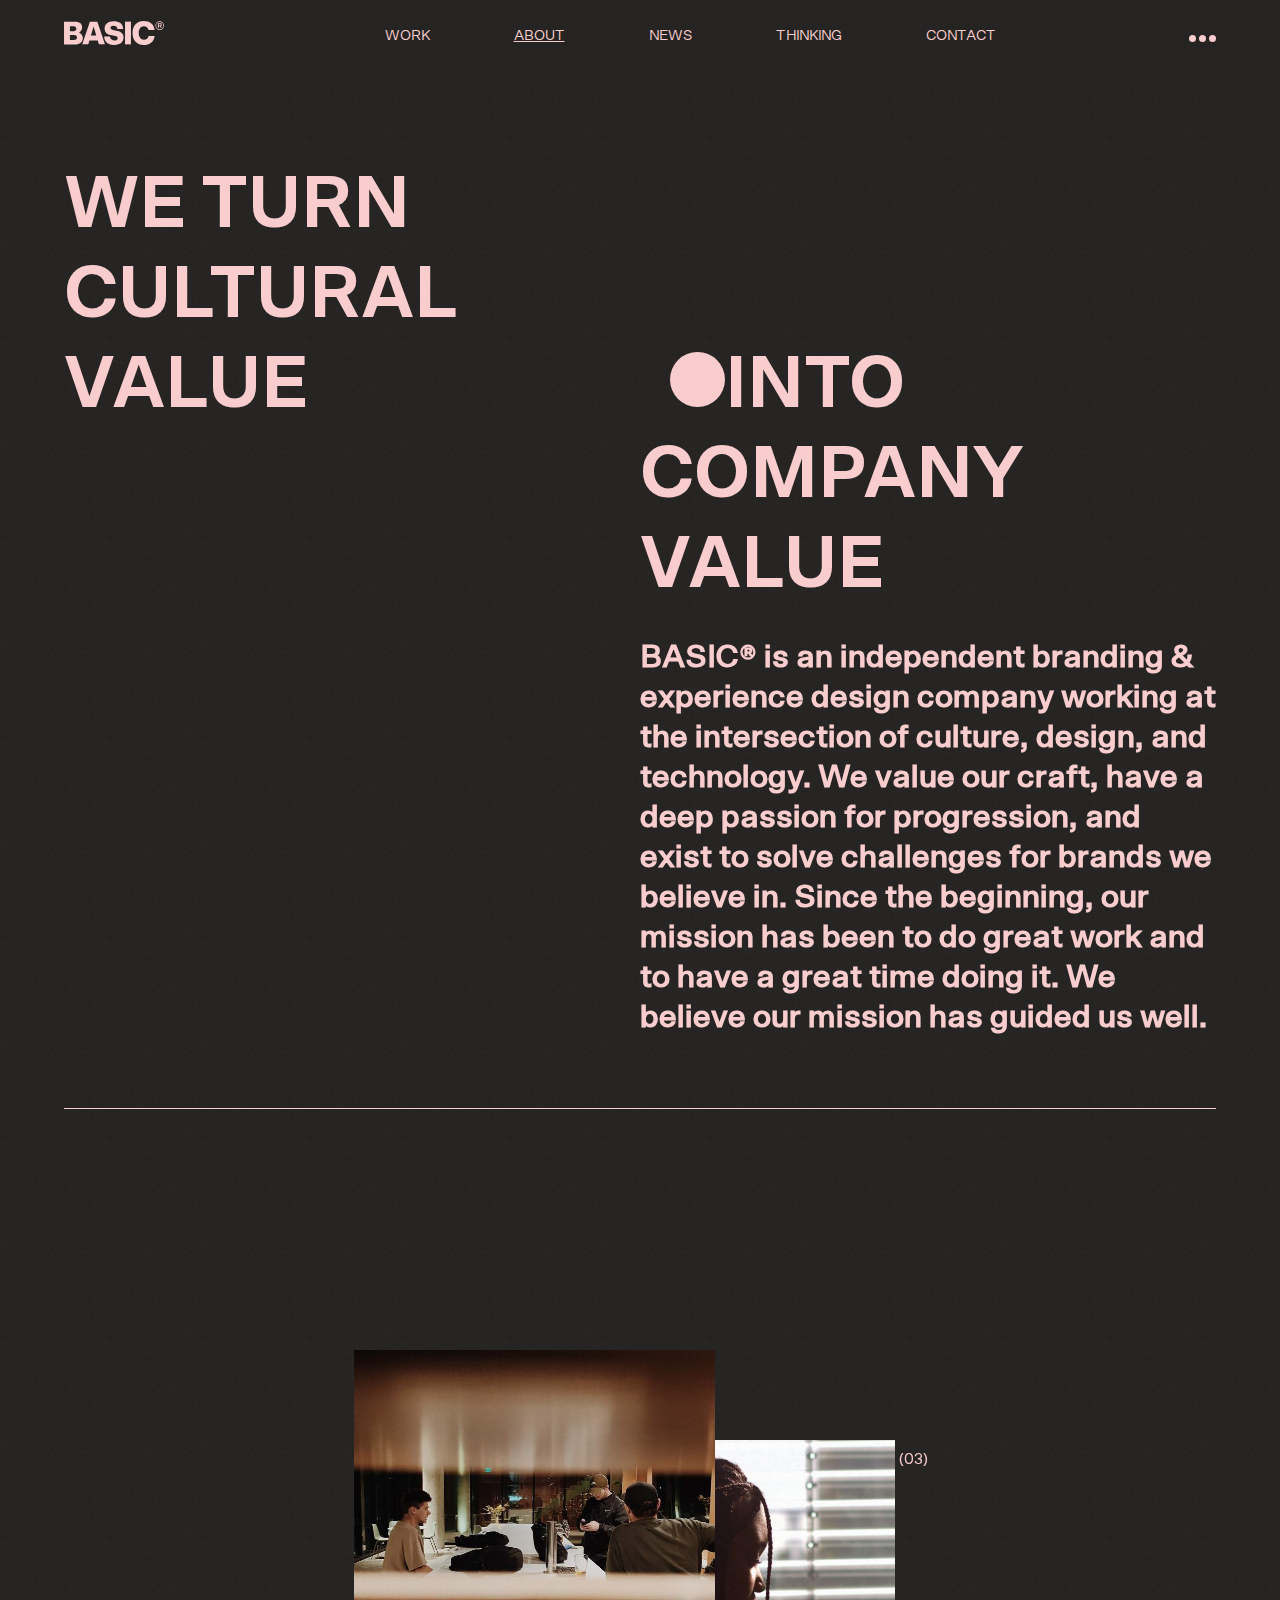
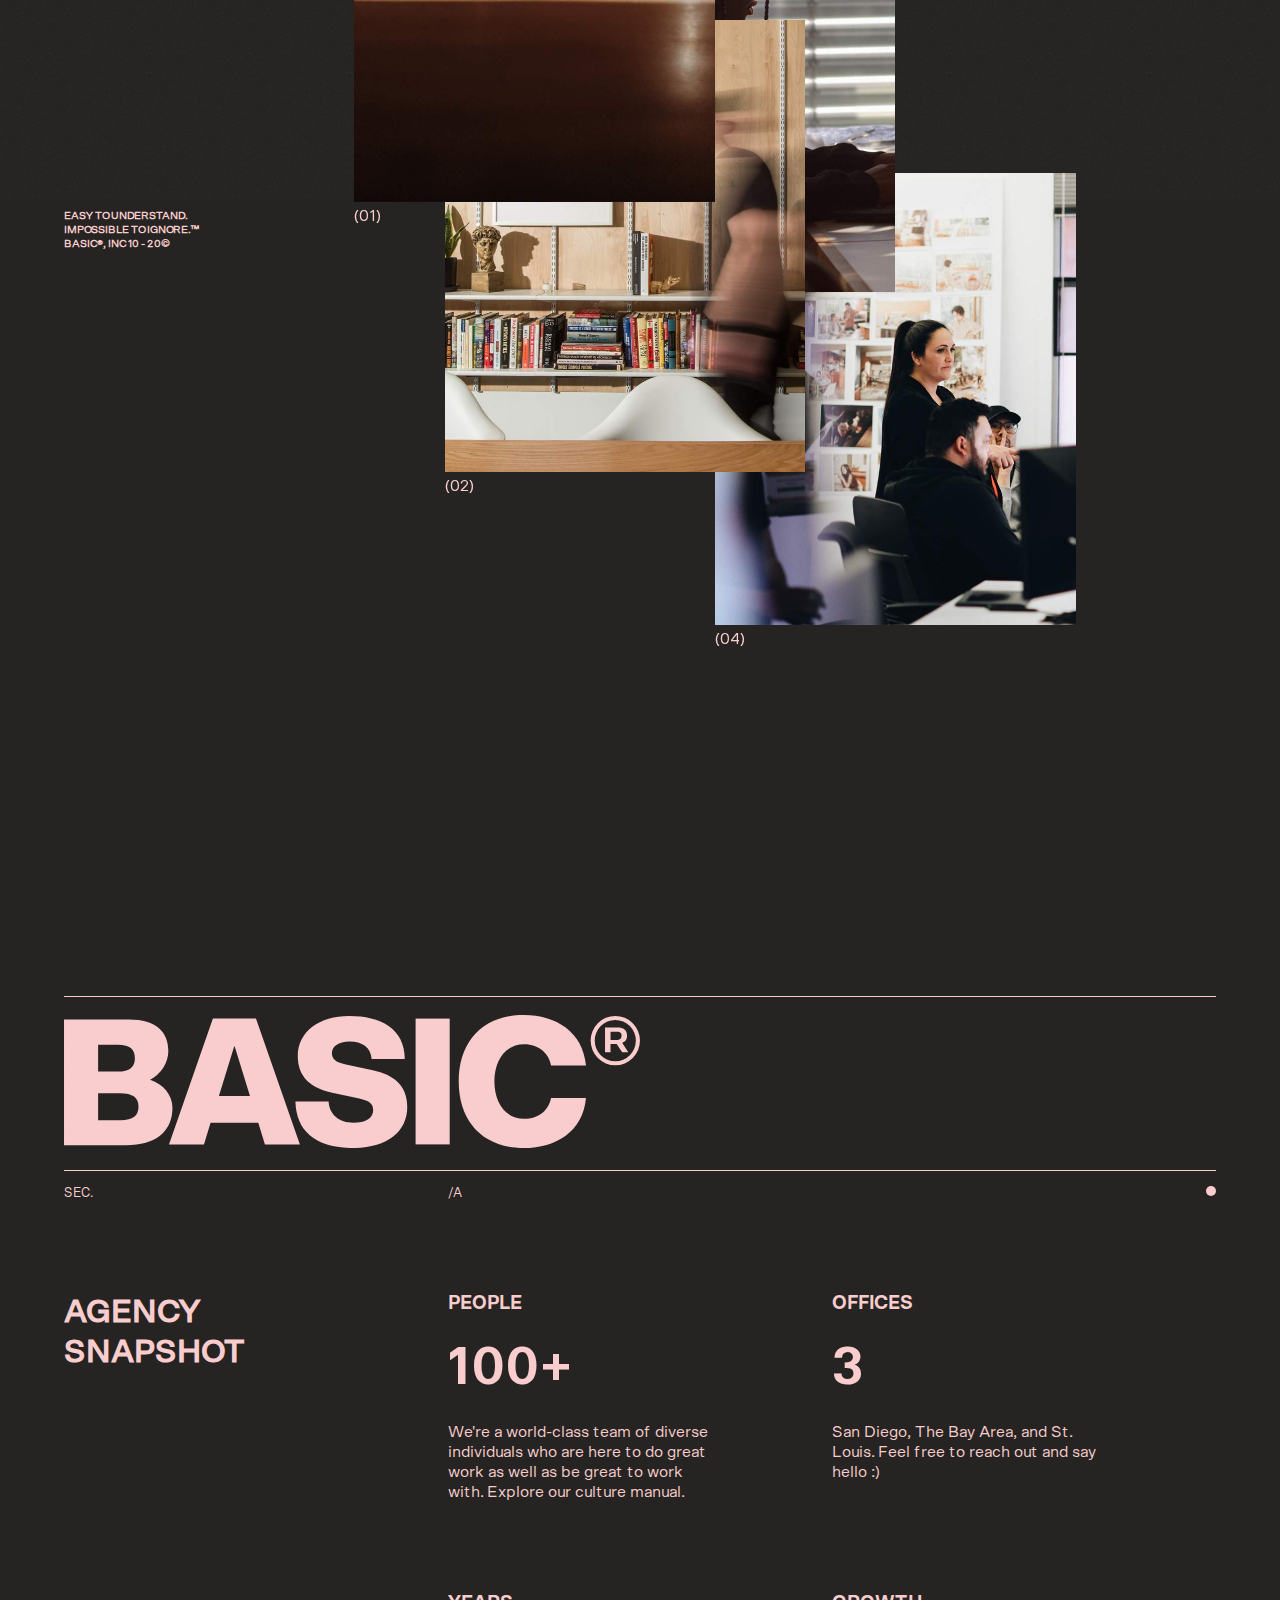
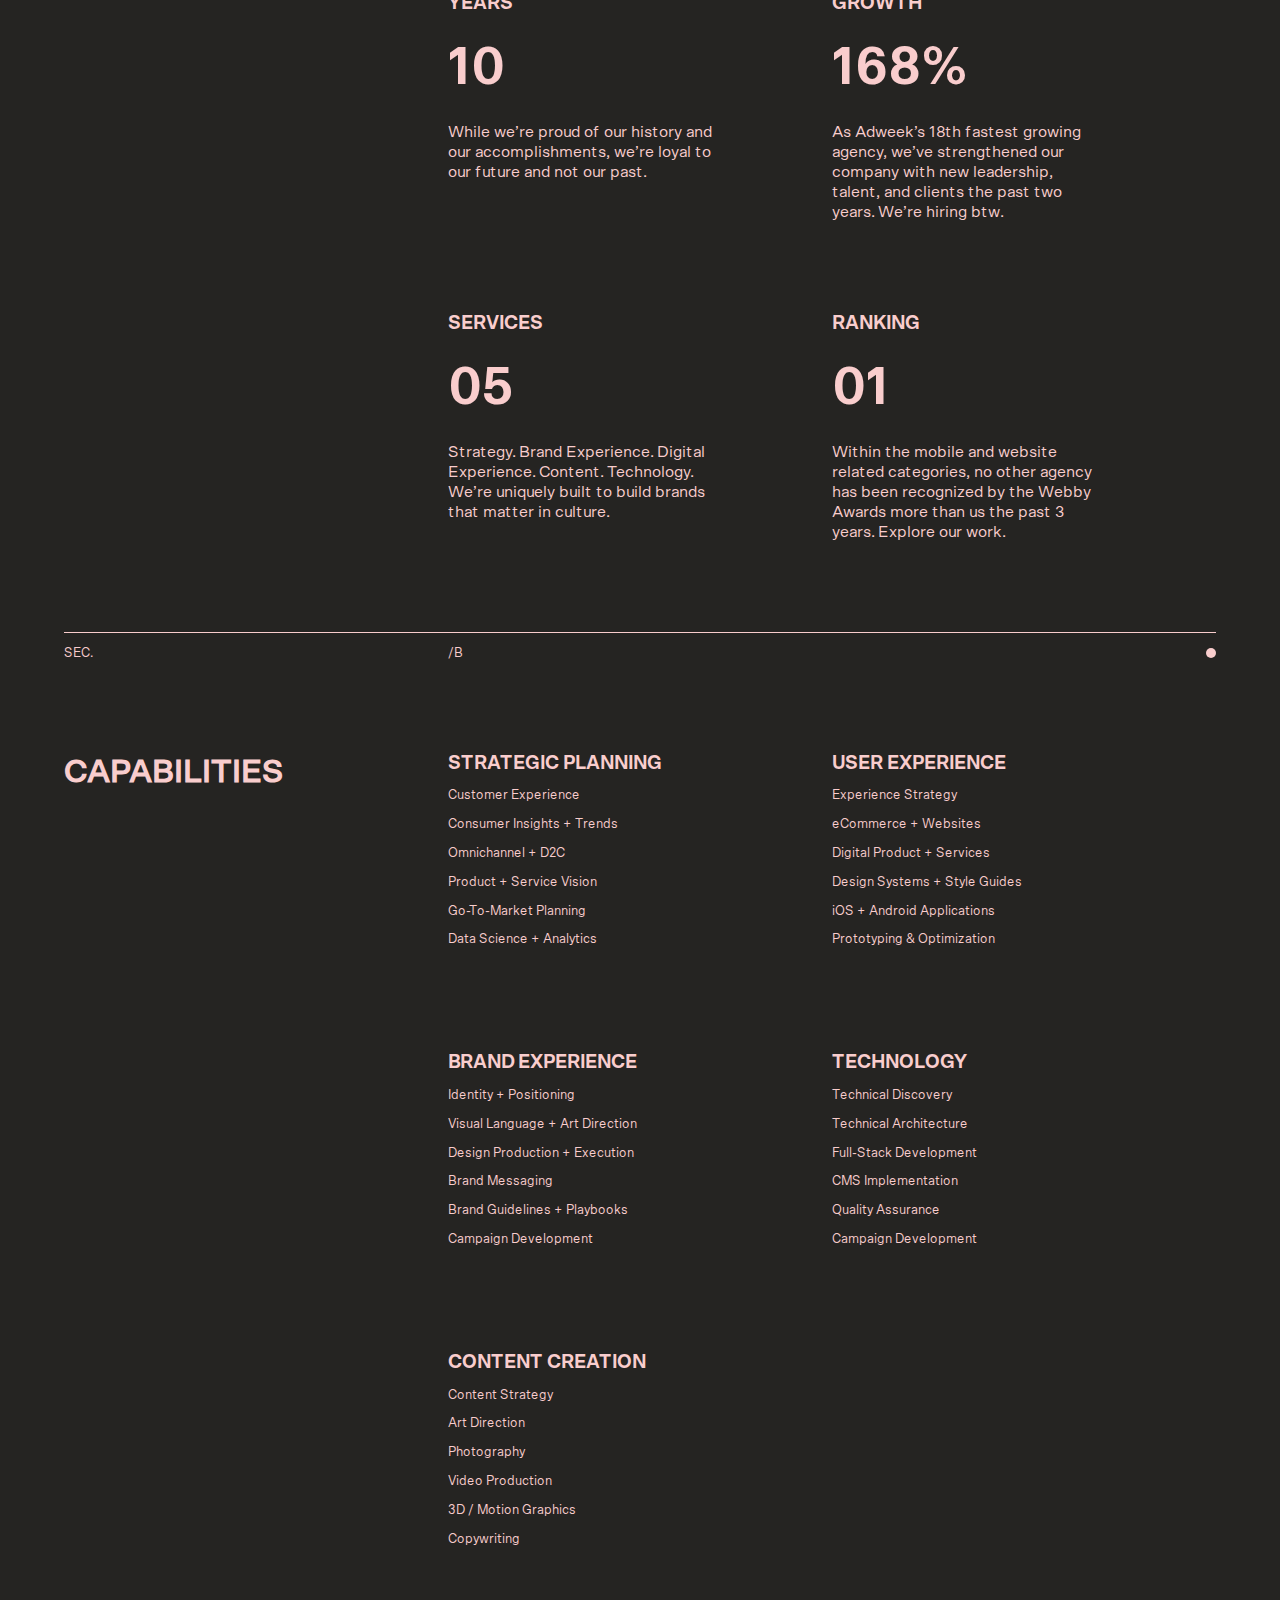
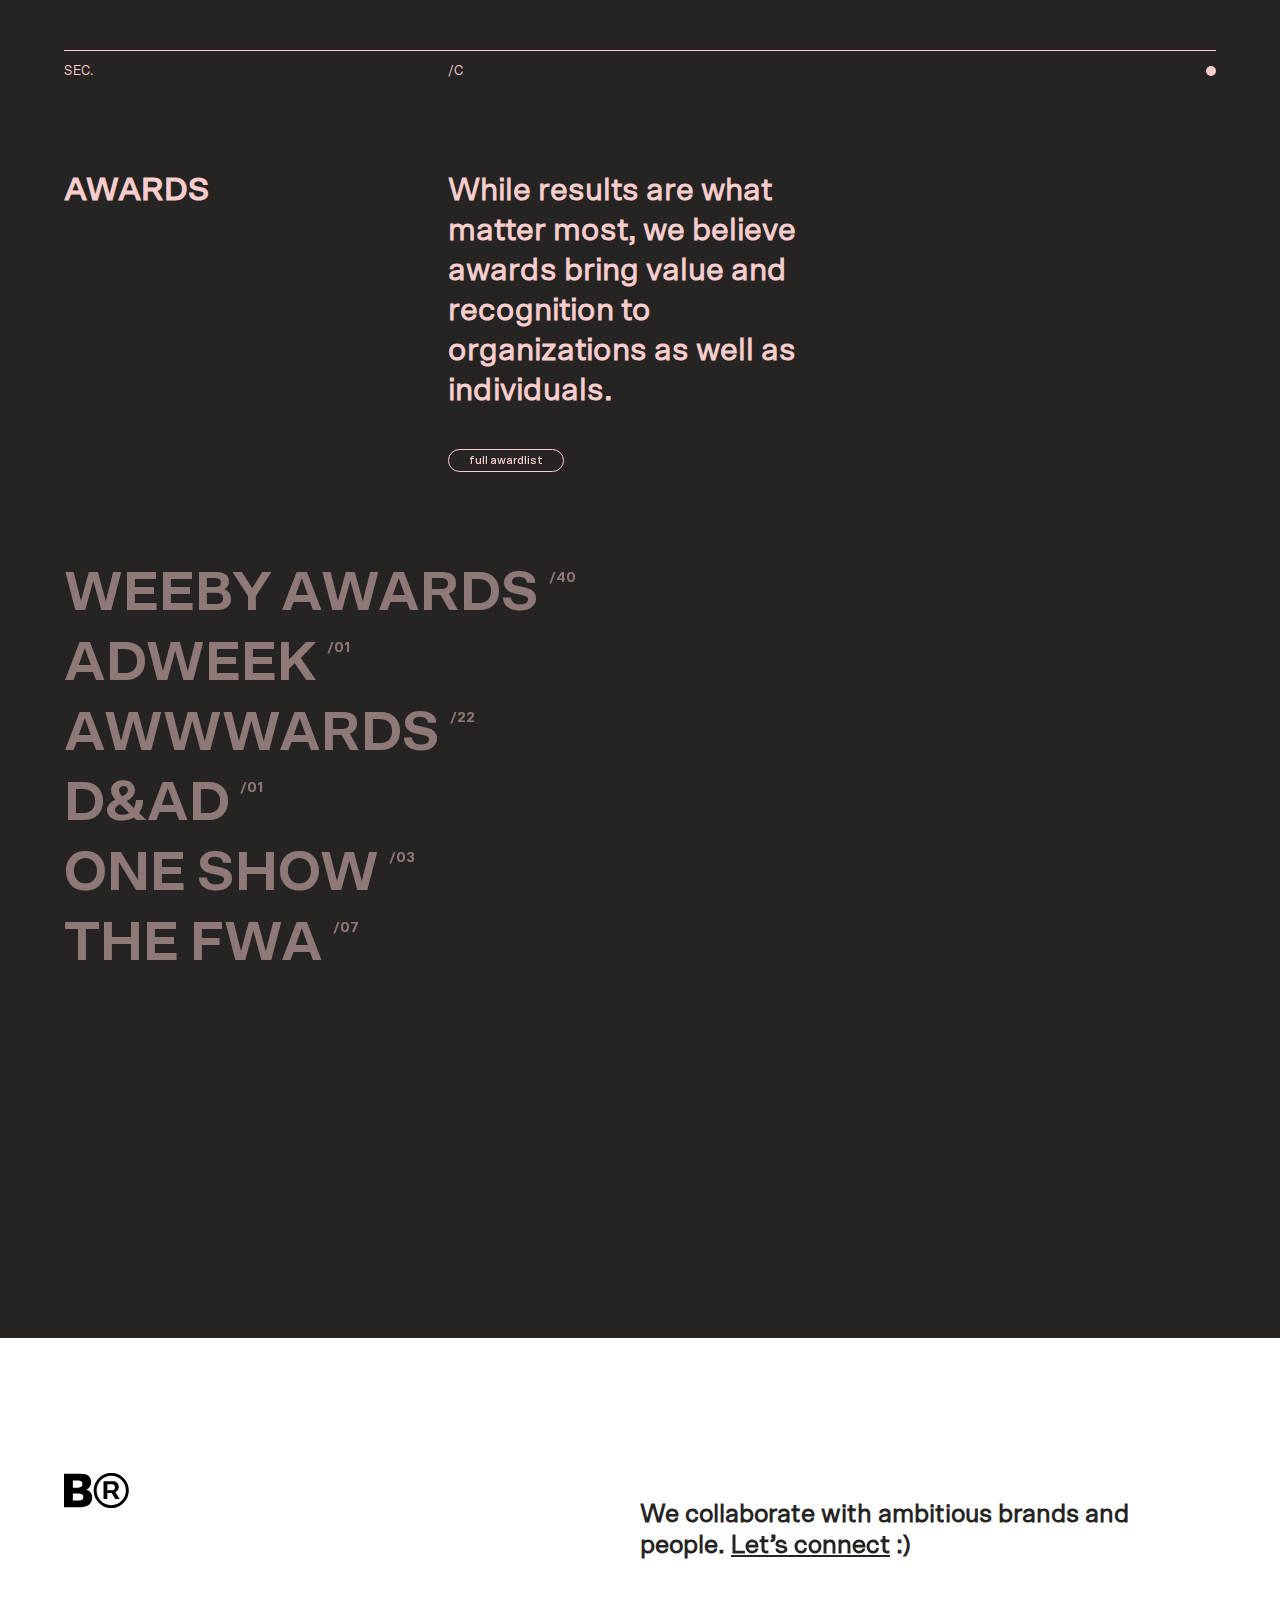
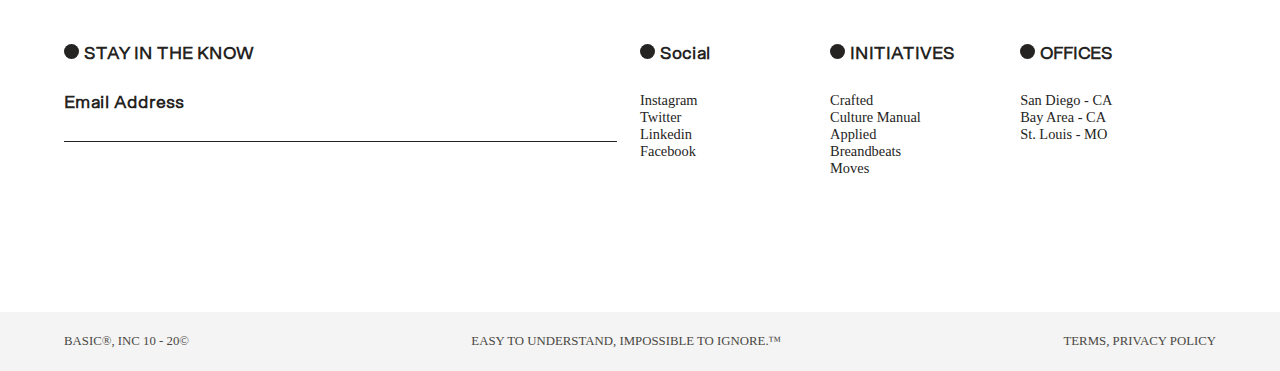
<file: assets/html/about.html>
<!DOCTYPE html>
<html lang="en">

<head>
    <meta charset="UTF-8">
    <meta name="viewport" content="width=device-width, initial-scale=1.0">
    <title>About us</title>
    <link rel="stylesheet" href="../css/style.css">
</head>

<body>
    <header class="dark">
        <a href="../../index.html"><img src="../img/logo_pink.svg" alt="" class="logo"></a>
        <nav id="large-nav">
            <a href="work.html">WORK</a>
            <a href="about.html" class="active">ABOUT</a>
            <a href="news.html">NEWS</a>
            <a href="thinking.html">THINKING</a>
            <a href="contact.html">CONTACT</a>
        </nav>
        <div id="hamburger">
            <div class="pink"></div>
            <div class="pink"></div>
            <div class="pink"></div>
        </div>
        <aside id="overlay">
            <p>(6) Internal Works ©2020 c/o BASIC®</p>
            <p>A collection of internal project and initiatives under the BASIC® brand.</p>
            <div id="close">
                <div></div>
                <div></div>
            </div>
            <div class="overlay-scroll2">
                <div id="overlay-scroll">
                    <div class="overlay-box">
                        <div></div>
                        <h3>Culture Manual® ©2018</h3>
                        <h4>Agency Culture & Onboarding</h4>
                        <p>To help strengthen our culture and attract world class talent, we created the Culture Manual – an online guide for new hires that differentiates the employee onboarding process and builds alignment for our collective future.</p>
                        <a href="#">VISIT THE SITE</a>
                        <h6>01</h6>
                    </div>
                    <div class="overlay-box">
                        <div></div>
                        <h3>Moves® ©2019</h3>
                        <h4>Our New HQ</h4>
                        <p>When we moved into our new HQ, we put together a site experience providing an in-depth look into the two-year process imagining, designing, and developing our new office we call home.</p>
                        <a href="#">VISIT THE SITE</a>
                        <h6>02</h6>
                    </div>
                    <div class="overlay-box">
                        <div></div>
                        <h3>Culture Manual® ©2018</h3>
                        <h4>Agency Culture & Onboarding</h4>
                        <p>To help strengthen our culture and attract world class talent, we created the Culture Manual – an online guide for new hires that differentiates the employee onboarding process and builds alignment for our collective future.</p>
                        <a href="#">VISIT THE SITE</a>
                        <h6>03</h6>
                    </div>
                    <div class="overlay-box">
                        <div></div>
                        <h3>Moves® ©2019</h3>
                        <h4>Our New HQ</h4>
                        <p>When we moved into our new HQ, we put together a site experience providing an in-depth look into the two-year process imagining, designing, and developing our new office we call home.</p>
                        <a href="#">VISIT THE SITE</a>
                        <h6>04</h6>
                    </div>
                    <div class="overlay-box">
                        <div></div>
                        <h3>Culture Manual® ©2018</h3>
                        <h4>Agency Culture & Onboarding</h4>
                        <p>To help strengthen our culture and attract world class talent, we created the Culture Manual – an online guide for new hires that differentiates the employee onboarding process and builds alignment for our collective future.</p>
                        <a href="#">VISIT THE SITE</a>
                        <h6>05</h6>
                    </div>
                </div>
            </div>
        </aside>
    </header>
    <section id="about-hero">
        <h1>WE TURN <span class="break"></span>CULTURAL <span class="break"></span>VALUE <span class="white-space"></span><span class="big-circle"></span>INTO</h1>
        <h1>COMPANY VALUE</h1>
        <div class="stupid-border">
            <div></div>
            <h2>BASIC® is an independent branding & experience design company working at the intersection of culture, design, and technology. We value our craft, have a deep passion for progression, and exist to solve challenges for brands we believe in. Since the beginning, our mission has been to do great work and to have a great time doing it. We believe our mission has guided us well.</h2>
        </div>
    </section>
    <section id="about-galery">
        <div class="galery-about">
            <h6>EASY TO UNDERSTAND. IMPOSSIBLE TO IGNORE.™ BASIC®, INC 10 - 20©</h6>
            <div>
                <figure>
                    <img src="../img/About-Gallery_3.jpg" alt="">
                    <figcaption>(01)</figcaption>
                </figure>
                <figure>
                    <img src="../img/About-Gallery_2.jpg" alt="">
                    <figcaption>(02)</figcaption>
                </figure>
                <figure>
                    <img src="../img/About-Gallery_4.jpg" alt="">
                    <figcaption>(03)</figcaption>
                </figure>
                <figure>
                    <img src="../img/About-Gallery_1.jpg" alt="">
                    <figcaption>(04)</figcaption>
                </figure>
            </div>
        </div>
    </section>
    <section id="snapshot">
        <img src="../img/logo_pink.svg" alt="">
        <div class="snapshot-grid">
            <p>SEC.</p>
            <p>/A</p>
            <p><span class="big-circle"></span></p>
            <h2 class="snapshot-header">AGENCY <span class="break"></span> SNAPSHOT</h2>
            <div>
                <h3>PEOPLE</h3>
                <h2>100+</h2>
                <p>We're a world-class team of diverse individuals who are here to do great work as well as be great to work with. Explore our culture manual.</p>
            </div>
            <div>
                <h3>OFFICES</h3>
                <h2>3</h2>
                <p>San Diego, The Bay Area, and St. Louis. Feel free to reach out and say hello :)</p>
            </div>
            <div></div>
            <div>
                <h3>YEARS</h3>
                <h2>10</h2>
                <p>While we’re proud of our history and our accomplishments, we’re loyal to our future and not our past.</p>
            </div>
            <div>
                <h3>GROWTH</h3>
                <h2>168%</h2>
                <p>As Adweek’s 18th fastest growing agency, we’ve strengthened our company with new leadership, talent, and clients the past two years. We’re hiring btw.</p>
            </div>
            <div></div>
            <div>
                <h3>SERVICES</h3>
                <h2>05</h2>
                <p>Strategy. Brand Experience. Digital Experience. Content. Technology. We’re uniquely built to build brands that matter in culture.</p>
            </div>
            <div>
                <h3>RANKING</h3>
                <h2>01</h2>
                <p>Within the mobile and website related categories, no other agency has been recognized by the Webby Awards more than us the past 3 years. Explore our work.</p>
            </div>
        </div>
    </section>
    <section id="capabilities">
        <div class="capabilities-grid">
            <p>SEC.</p>
            <p>/B</p>
            <p><span class="big-circle"></span></p>
            <h2 class="capabilities-header">CAPABILITIES</h2>
            <div>
                <h3>STRATEGIC PLANNING</h3>
                <p>Customer Experience</p>
                <p>Consumer Insights + Trends</p>
                <p>Omnichannel + D2C</p>
                <p>Product + Service Vision</p>
                <p>Go-To-Market Planning</p>
                <p>Data Science + Analytics</p>
            </div>
            <div>
                <h3>USER EXPERIENCE</h3>
                <p>Experience Strategy</p>
                <p>eCommerce + Websites</p>
                <p>Digital Product + Services</p>
                <p>Design Systems + Style Guides</p>
                <p>iOS + Android Applications</p>
                <p>Prototyping & Optimization</p>
            </div>
            <div></div>
            <div>
                <h3>BRAND EXPERIENCE</h3>
                <p>Identity + Positioning</p>
                <p>Visual Language + Art Direction</p>
                <p>Design Production + Execution</p>
                <p>Brand Messaging</p>
                <p>Brand Guidelines + Playbooks</p>
                <p>Campaign Development</p>
            </div>
            <div>
                <h3>TECHNOLOGY</h3>
                <p>Technical Discovery</p>
                <p>Technical Architecture</p>
                <p>Full-Stack Development</p>
                <p>CMS Implementation</p>
                <p>Quality Assurance</p>
                <p>Campaign Development</p>
            </div>
            <div></div>
            <div>
                <h3>CONTENT CREATION</h3>
                <p>Content Strategy</p>
                <p>Art Direction</p>
                <p>Photography</p>
                <p>Video Production</p>
                <p>3D / Motion Graphics</p>
                <p>Copywriting</p>
            </div>
        </div>
    </section>
    <section id="awards">
        <div class="awards-grid">
            <p>SEC.</p>
            <p>/C</p>
            <p><span class="big-circle"></span></p>
            <h2 class="awards-header">AWARDS</h2>
            <div>
                <h2>While results are what matter most, we believe awards bring value and recognition to organizations as well as individuals.</h2>
                <a href="#">full awardlist</a>
            </div>
        </div>
        <div class="awards-gallery">
            <h1 id="award1">WEEBY AWARDS <span class="power">/40</span></h1>
            <h1 id="award2">ADWEEK <span class="power">/01</span></h1>
            <h1 id="award3">AWWWARDS <span class="power">/22</span></h1>
            <h1 id="award4">D&AD <span class="power">/01</span></h1>
            <h1 id="award5">ONE SHOW <span class="power">/03</span></h1>
            <h1 id="award6">THE FWA <span class="power">/07</span></h1>
            <img src="../img/hover-1.jpg" alt="" id="awardImg1">
            <img src="../img/hover-2.jpg" alt="" id="awardImg2">
            <img src="../img/hover-3.jpg" alt="" id="awardImg3">
            <img src="../img/hover-4.jpg" alt="" id="awardImg4">
            <img src="../img/hover-5.jpg" alt="" id="awardImg5">
            <img src="../img/hover-6.jpg" alt="" id="awardImg6">
        </div>
    </section>
    <footer class="light">
        <div>
            <div class="b-logo">
                <div class="b-logo-image-black"></div>
            </div>
            <h3>We collaborate with ambitious brands and people. <a href="#">Let’s connect</a> :)</h3>
        </div>
        <div id="links">
            <div>
                <h4><div class="big-circle" class="dark"></div>STAY IN THE KNOW</h4>
                <h4>Email Address</h4>
            </div>
            <div>
                <h4><div class="big-circle" class="dark"></div>Social</h4>
                <p>Instagram</p>
                <p>Twitter</p>
                <p>Linkedin</p>
                <p>Facebook</p>
            </div>
            <div>
                <div><h4><div class="big-circle" class="dark"></div>INITIATIVES</h4></div>
                <p>Crafted</p>
                <p>Culture Manual</p>
                <p>Applied</p>
                <p>Breandbeats</p>
                <p>Moves</p>
            </div>
            <div>
                <div><h4><div class="big-circle" class="dark"></div>OFFICES</h4></div>
                <p>San Diego - CA</p>
                <p>Bay Area - CA</p>
                <p>St. Louis - MO</p>
            </div>
            
        </div>
    </footer>
    <article id="copyright-light">
        <p>BASIC®, INC 10 - 20©</p>
        <p>EASY TO UNDERSTAND, IMPOSSIBLE TO IGNORE.™</p>
        <p>TERMS, PRIVACY POLICY</p>
    </article>
    <script src="../js/main.js"></script>
</body>

</html>
</file>
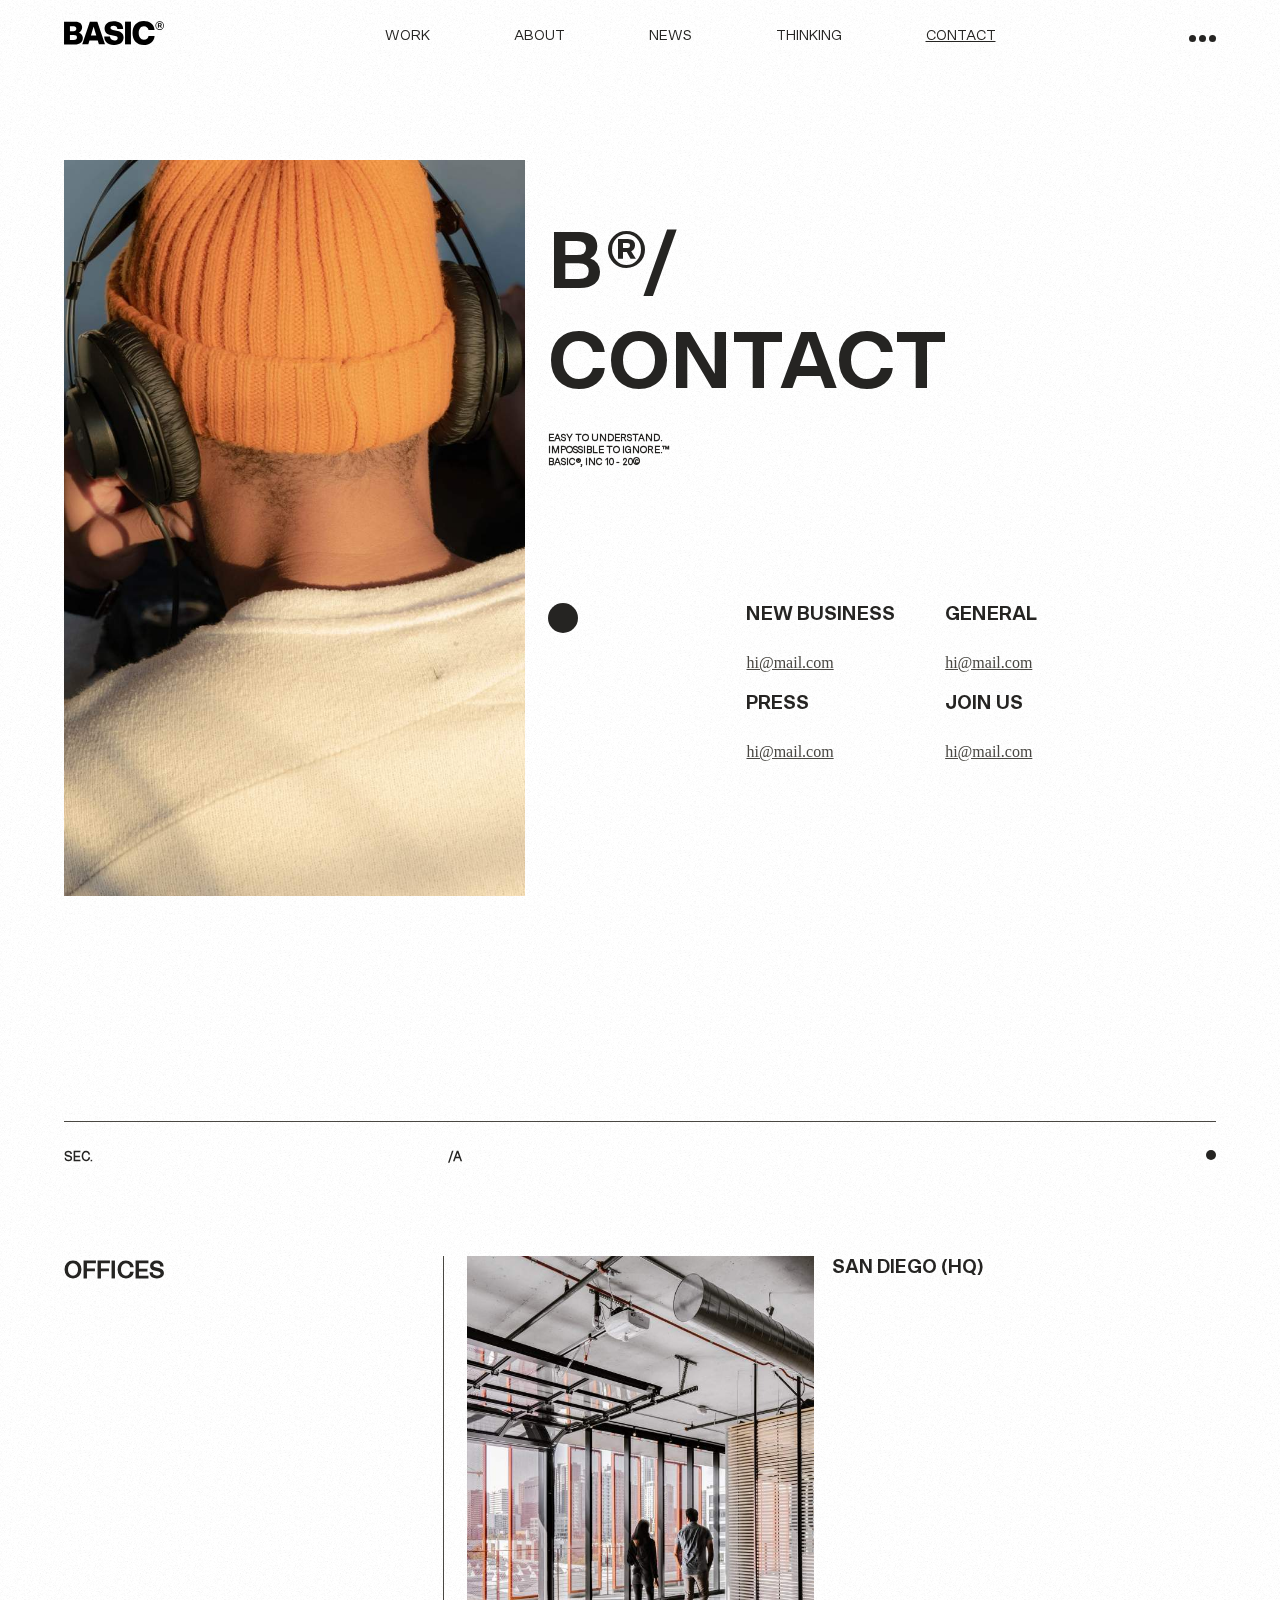
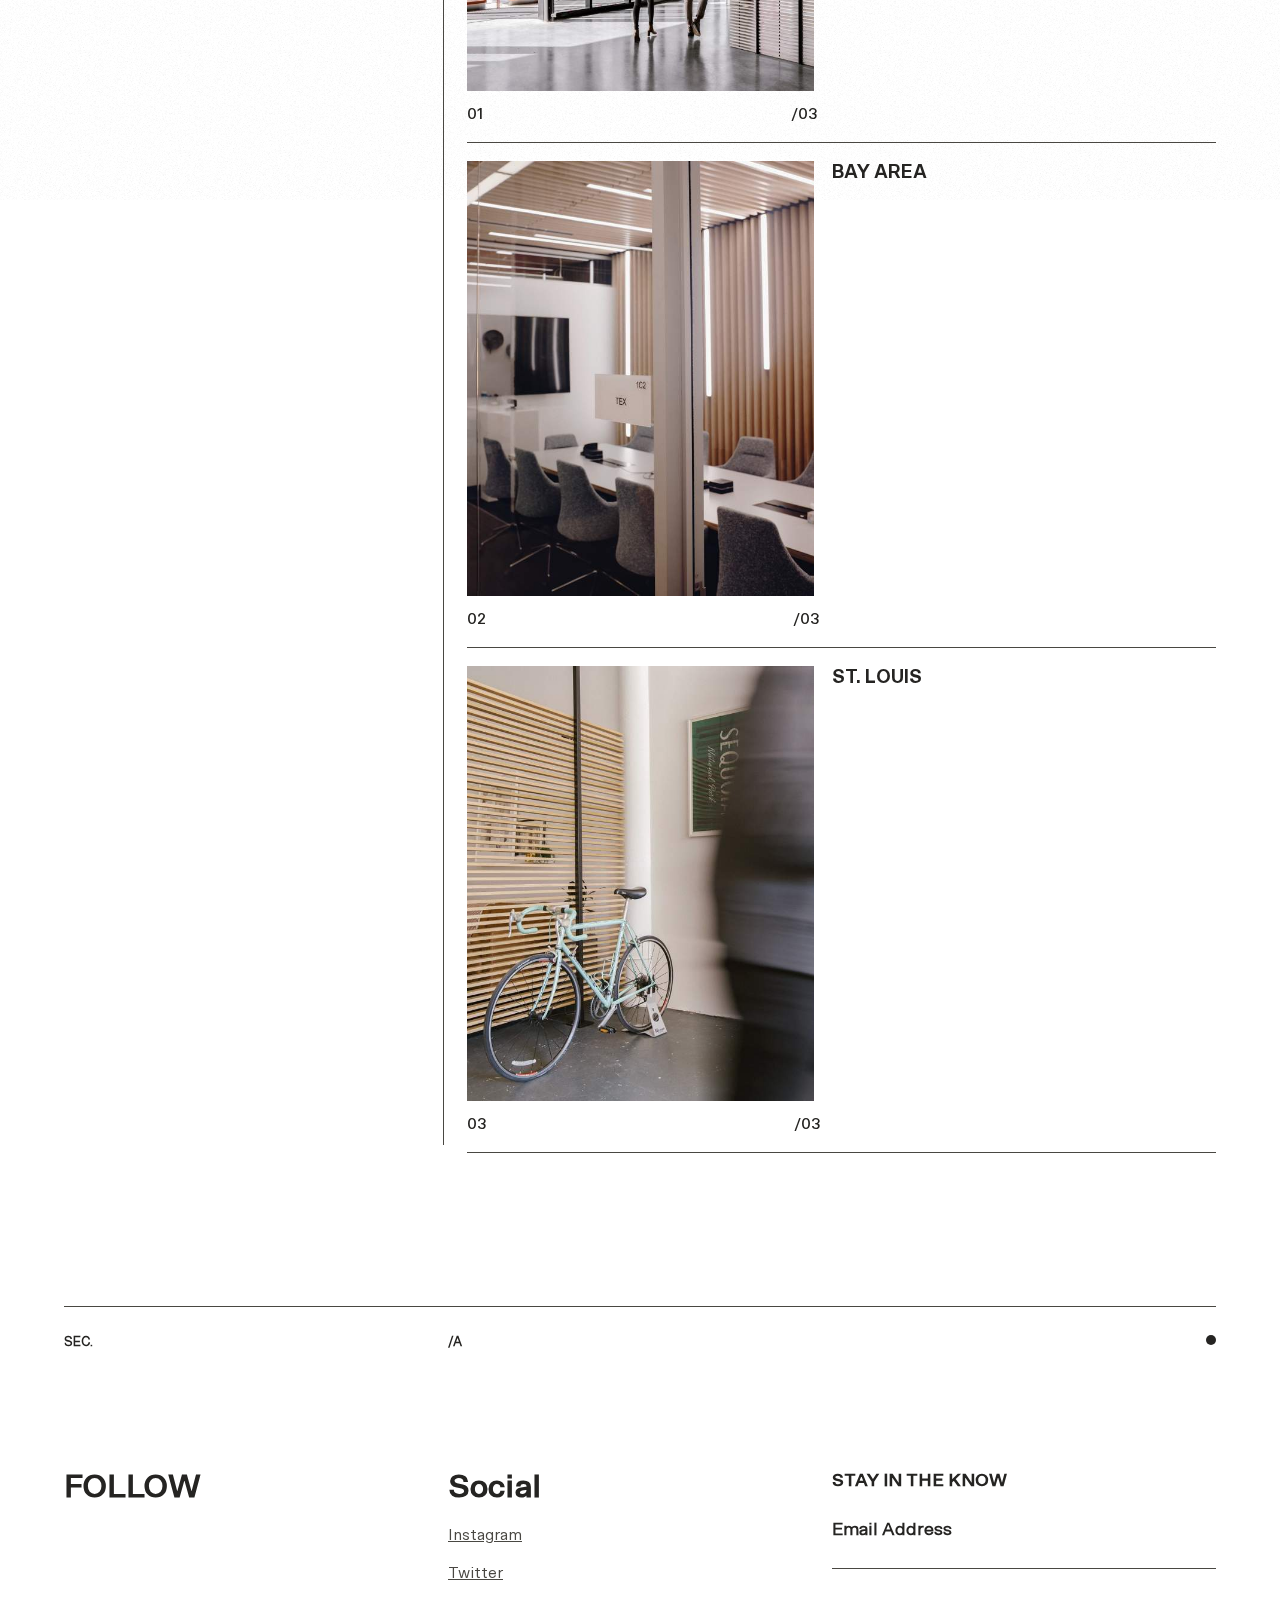
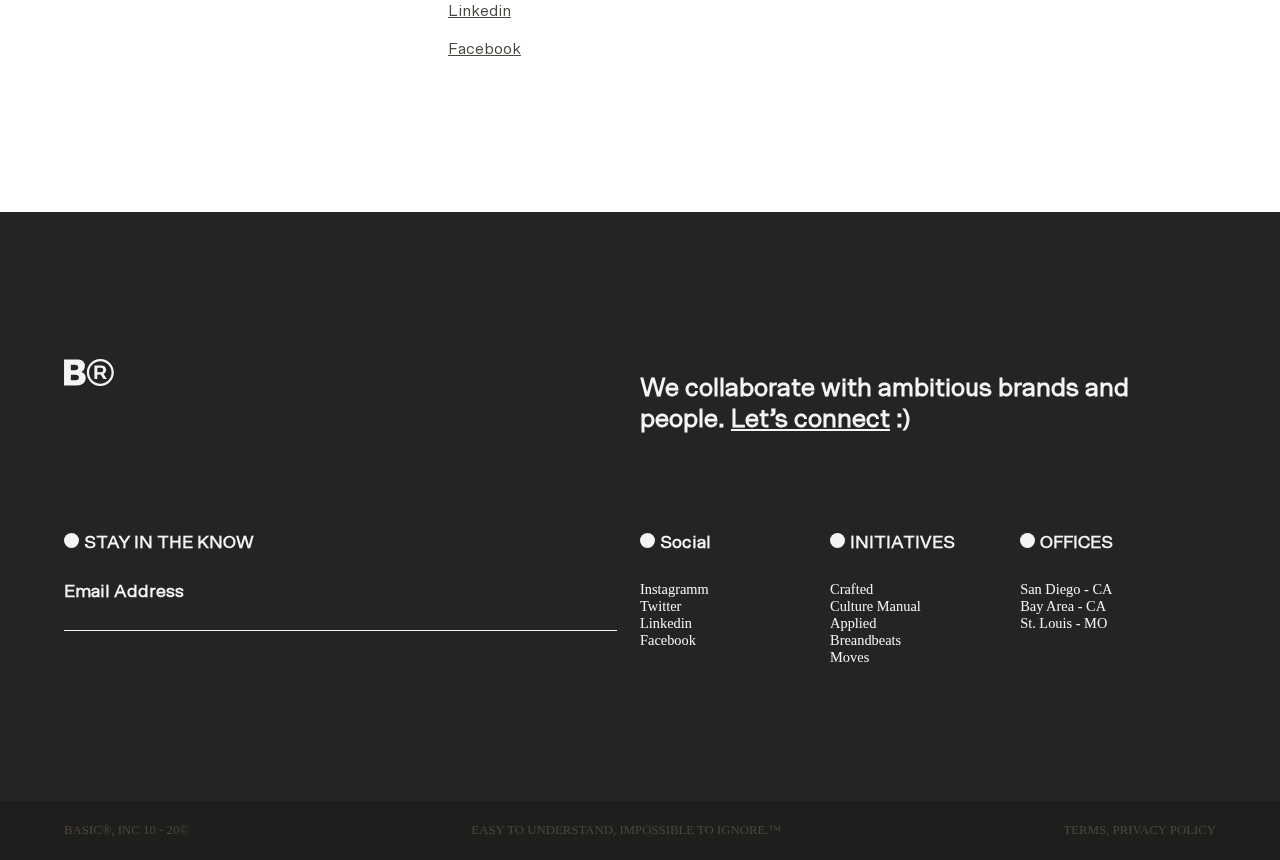
<file: assets/html/contact.html>
<!DOCTYPE html>
<html lang="en">

<head>
    <meta charset="UTF-8">
    <meta name="viewport" content="width=device-width, initial-scale=1.0">
    <title>Contact</title>
    <link rel="stylesheet" href="../css/style.css">
</head>

<body>
    <header>
        <a href="../../index.html"><img src="../img/logo.svg" alt="" class="logo"></a>
        <nav id="large-nav">
            <a href="work.html">WORK</a>
            <a href="about.html">ABOUT</a>
            <a href="news.html">NEWS</a>
            <a href="thinking.html">THINKING</a>
            <a href="contact.html" class="active">CONTACT</a>
        </nav>
        <div id="hamburger">
            <div></div>
            <div></div>
            <div></div>
        </div>
        <aside id="overlay">
            <p>(6) Internal Works ©2020 c/o BASIC®</p>
            <p>A collection of internal project and initiatives under the BASIC® brand.</p>
            <div id="close">
                <div></div>
                <div></div>
            </div>
            <div class="overlay-scroll2">
                <div id="overlay-scroll">
                    <div class="overlay-box">
                        <div></div>
                        <h3>Culture Manual® ©2018</h3>
                        <h4>Agency Culture & Onboarding</h4>
                        <p>To help strengthen our culture and attract world class talent, we created the Culture Manual – an online guide for new hires that differentiates the employee onboarding process and builds alignment for our collective future.</p>
                        <a href="#">VISIT THE SITE</a>
                        <h6>01</h6>
                    </div>
                    <div class="overlay-box">
                        <div></div>
                        <h3>Moves® ©2019</h3>
                        <h4>Our New HQ</h4>
                        <p>When we moved into our new HQ, we put together a site experience providing an in-depth look into the two-year process imagining, designing, and developing our new office we call home.</p>
                        <a href="#">VISIT THE SITE</a>
                        <h6>02</h6>
                    </div>
                    <div class="overlay-box">
                        <div></div>
                        <h3>Culture Manual® ©2018</h3>
                        <h4>Agency Culture & Onboarding</h4>
                        <p>To help strengthen our culture and attract world class talent, we created the Culture Manual – an online guide for new hires that differentiates the employee onboarding process and builds alignment for our collective future.</p>
                        <a href="#">VISIT THE SITE</a>
                        <h6>03</h6>
                    </div>
                    <div class="overlay-box">
                        <div></div>
                        <h3>Moves® ©2019</h3>
                        <h4>Our New HQ</h4>
                        <p>When we moved into our new HQ, we put together a site experience providing an in-depth look into the two-year process imagining, designing, and developing our new office we call home.</p>
                        <a href="#">VISIT THE SITE</a>
                        <h6>04</h6>
                    </div>
                    <div class="overlay-box">
                        <div></div>
                        <h3>Culture Manual® ©2018</h3>
                        <h4>Agency Culture & Onboarding</h4>
                        <p>To help strengthen our culture and attract world class talent, we created the Culture Manual – an online guide for new hires that differentiates the employee onboarding process and builds alignment for our collective future.</p>
                        <a href="#">VISIT THE SITE</a>
                        <h6>05</h6>
                    </div>
                </div>
            </div>
        </aside>
    </header>
    <section id="contact-hero">
        <div class="contact-img"></div>
        <div class="contact-text">
            <h1>B®/ <br> CONTACT</h1>
            <h4>EASY TO UNDERSTAND. <br> IMPOSSIBLE TO IGNORE.™ <br> BASIC®, INC 10 - 20©</h4>
            <div class="contact-hero-grid">
                <span class="big-circle"></span>
                <div>
                    <h3>NEW BUSINESS</h3>
                    <a href="#">hi@mail.com</a>
                </div>
                <div>
                    <h3>GENERAL</h3>
                    <a href="#">hi@mail.com</a>
                </div>
                <div class="empty"></div>
                <div>
                    <h3>PRESS</h3>
                    <a href="#">hi@mail.com</a>
                </div>
                <div>
                    <h3>JOIN US</h3>
                    <a href="#">hi@mail.com</a>
                </div>
            </div>
        </div>
    </section>
    <section id="offices">
        <h4>SEC.</h4>
        <h4>/A <span class="big-circle"></span></h4>
        <div class="empty-border"></div>
        <h2>OFFICES</h2>
        <div class="offices-border-btm">
            <img src="../img/SD.jpg" alt="">
            <p>01</p>
            <p>/03</p>
        </div>
        <h3>SAN DIEGO (HQ)</h3>
        <div class="empty-border"></div>
        <div class="offices-border-btm">
            <img src="../img/mtv.jpg" alt="">
            <p>02</p>
            <p>/03</p>
        </div>
        <h3>BAY AREA</h3>
        <div class="empty-border"><div class="coverup"></div></div>
        <div class="offices-border-btm">
            <img src="../img/stl.jpg" alt="">
            <p>03</p>
            <p>/03</p>
        </div>
        <h3>ST. LOUIS</h3>
    </section>
    <section id="social">
        <h4>SEC.</h4>
        <h4>/A <span class="big-circle"></span></h4>
        <div class="empty-border"></div>
        <h2>FOLLOW</h2>
        <div class="social-box">
            <h2>Social</h2>
            <ul>
                <li><a href="#">Instagram</a></li>
                <li><a href="#">Twitter</a></li>
                <li><a href="#">Linkedin</a></li>
                <li><a href="#">Facebook</a></li>
            </ul>
        </div>
        <div class="email-box">
            <h5>STAY IN THE KNOW</h5>
            <h6>Email Address</h6>
        </div>
    </section>

    <footer>
        <div>
            <div class="b-logo">
                <div class="b-logo-image"></div>
            </div>
            <h3>We collaborate with ambitious brands and people. <a href="#">Let’s connect</a> :)</h3>
        </div>
        <div id="links">
            <div>
                <h4>
                    <div class="big-circle"></div>STAY IN THE KNOW
                </h4>
                <h4>Email Address</h4>
            </div>
            <div>
                <h4>
                    <div class="big-circle"></div>Social
                </h4>
                <p>Instagramm</p>
                <p>Twitter</p>
                <p>Linkedin</p>
                <p>Facebook</p>
            </div>
            <div>
                <div>
                    <h4>
                        <div class="big-circle"></div>INITIATIVES
                    </h4>
                </div>
                <p>Crafted</p>
                <p>Culture Manual</p>
                <p>Applied</p>
                <p>Breandbeats</p>
                <p>Moves</p>
            </div>
            <div>
                <div>
                    <h4>
                        <div class="big-circle"></div>OFFICES
                    </h4>
                </div>
                <p>San Diego - CA</p>
                <p>Bay Area - CA</p>
                <p>St. Louis - MO</p>
            </div>
        </div>
    </footer>
    <article id="copyright">
        <p>BASIC®, INC 10 - 20©</p>
        <p>EASY TO UNDERSTAND, IMPOSSIBLE TO IGNORE.™</p>
        <p>TERMS, PRIVACY POLICY</p>
    </article>

    <script src="../js/main.js"></script>
</body>

</html>
</file>
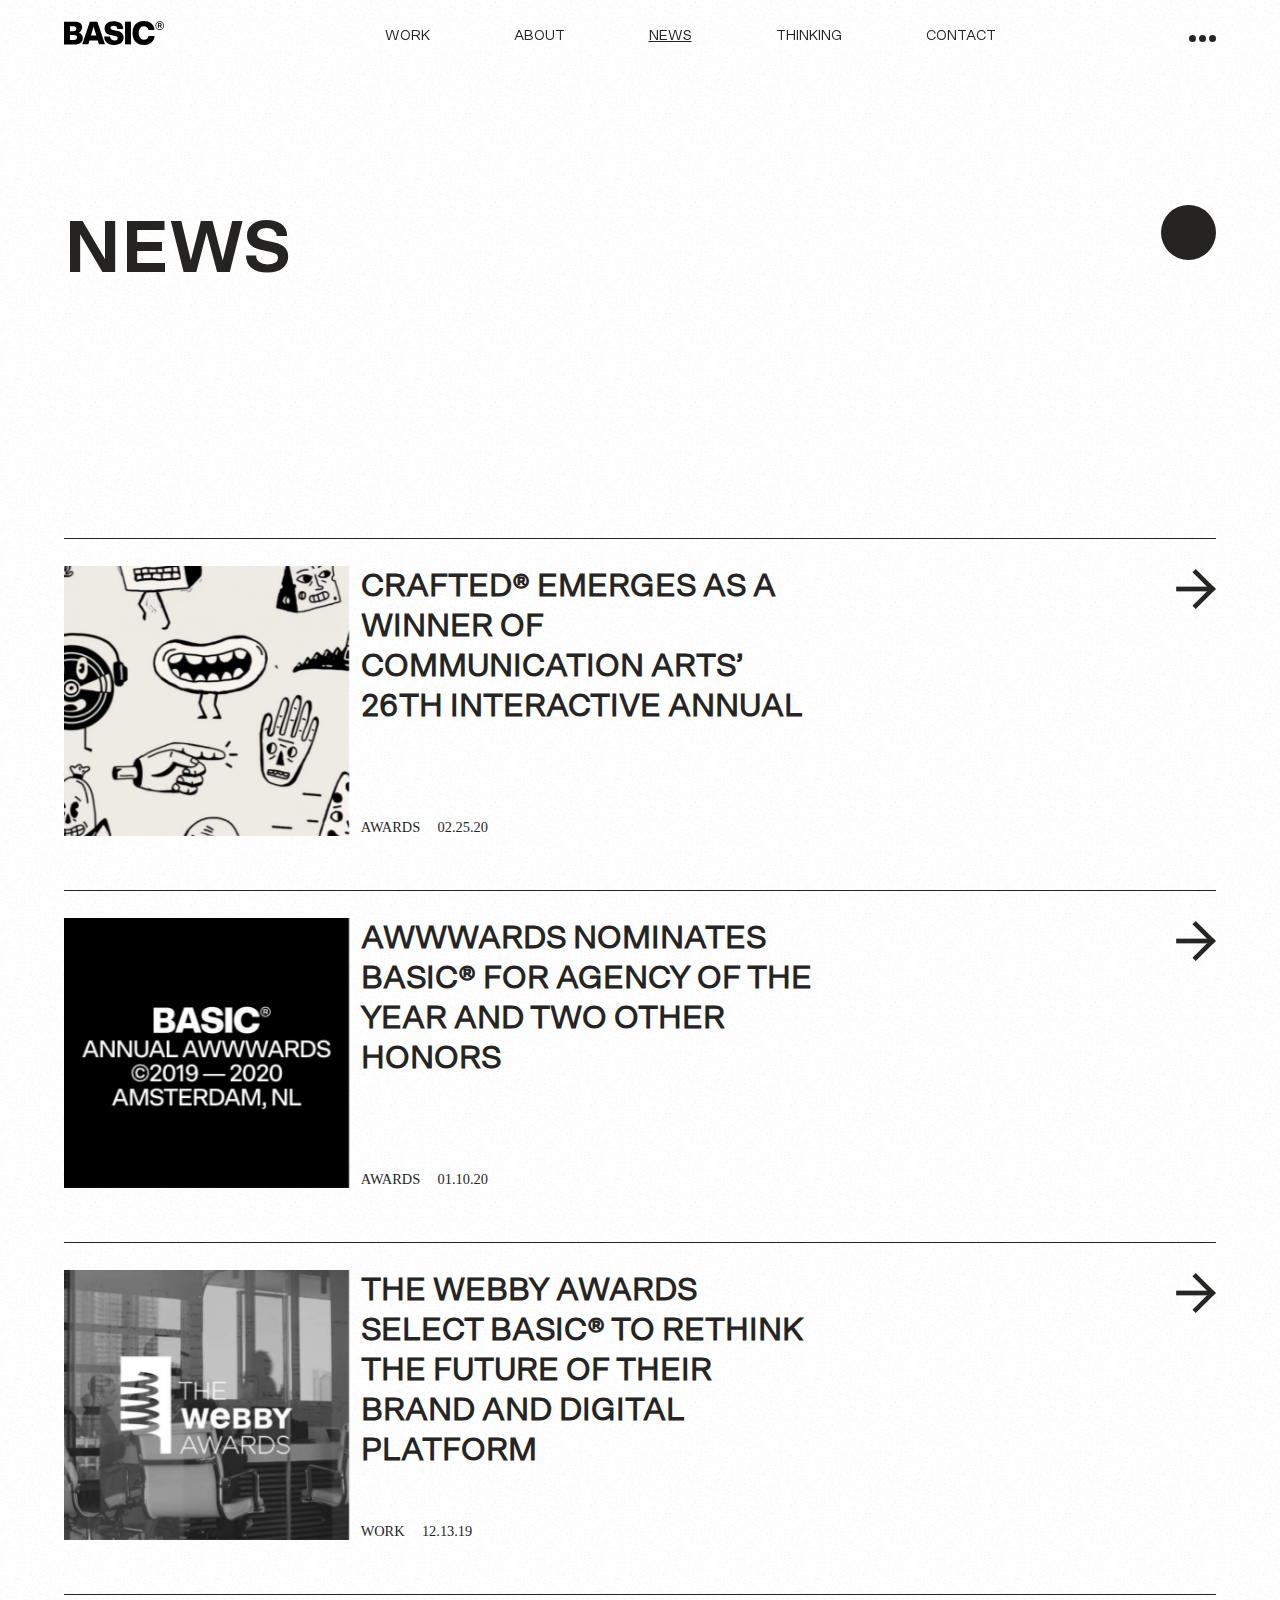
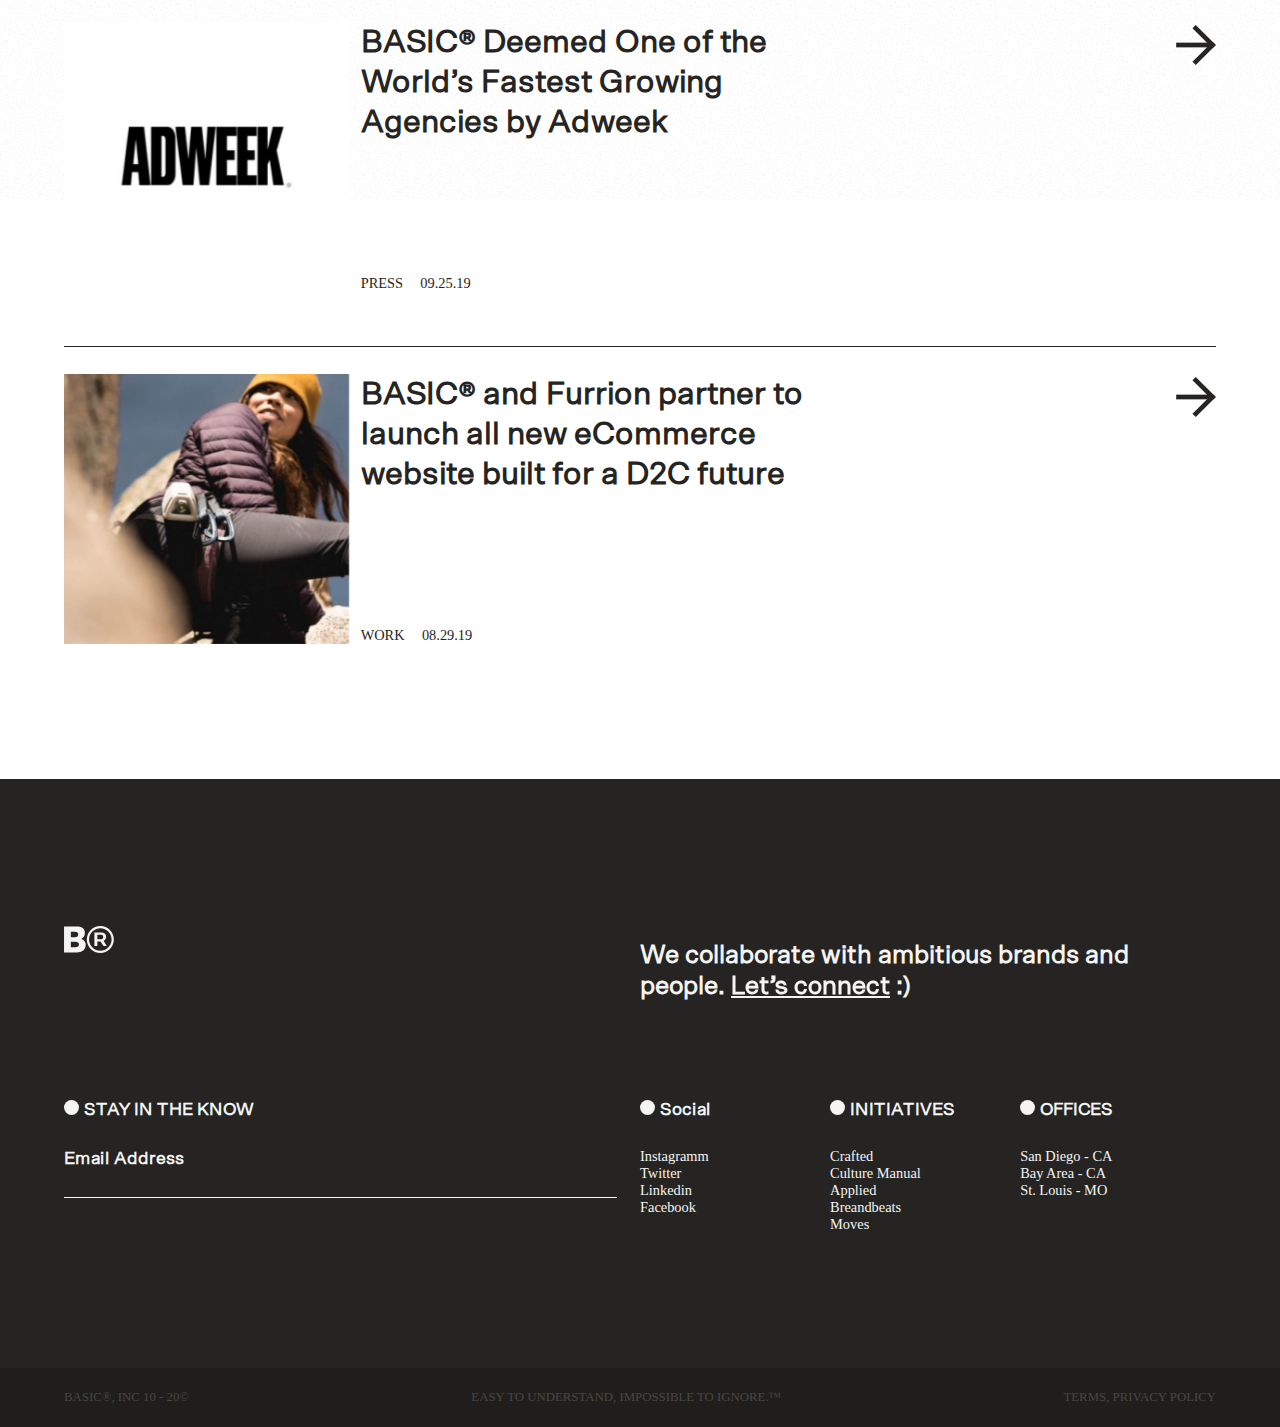
<file: assets/html/news.html>
<!DOCTYPE html>
<html lang="en">

<head>
    <meta charset="UTF-8">
    <meta name="viewport" content="width=device-width, initial-scale=1.0">
    <title>News</title>
    <link rel="stylesheet" href="../css/style.css">
</head>

<body>
    <header>
        <a href="../../index.html"><img src="../img/logo.svg" alt="" class="logo"></a>
        <nav id="large-nav">
            <a href="work.html">WORK</a>
            <a href="about.html">ABOUT</a>
            <a href="news.html" class="active">NEWS</a>
            <a href="thinking.html">THINKING</a>
            <a href="#">CONTACT</a>
        </nav>
        <div id="hamburger">
            <div></div>
            <div></div>
            <div></div>
        </div>
        <aside id="overlay">
            <p>(6) Internal Works ©2020 c/o BASIC®</p>
            <p>A collection of internal project and initiatives under the BASIC® brand.</p>
            <div id="close">
                <div></div>
                <div></div>
            </div>
            <div id="overlay-scroll">
                <div class="overlay-box">
                    <div></div>
                    <h3>Culture Manual® ©2018</h3>
                    <h4>Agency Culture & Onboarding</h4>
                    <p>To help strengthen our culture and attract world class talent, we created the Culture Manual – an online guide for new hires that differentiates the employee onboarding process and builds alignment for our collective future.</p>
                    <a href="#">VISIT THE SITE</a>
                    <h6>01</h6>
                </div>
                <div class="overlay-box">
                    <div></div>
                    <h3>Moves® ©2019</h3>
                    <h4>Our New HQ</h4>
                    <p>When we moved into our new HQ, we put together a site experience providing an in-depth look into the two-year process imagining, designing, and developing our new office we call home.</p>
                    <a href="#">VISIT THE SITE</a>
                    <h6>02</h6>
                </div>
                <div class="overlay-box">
                    <div></div>
                    <h3>Culture Manual® ©2018</h3>
                    <h4>Agency Culture & Onboarding</h4>
                    <p>To help strengthen our culture and attract world class talent, we created the Culture Manual – an online guide for new hires that differentiates the employee onboarding process and builds alignment for our collective future.</p>
                    <a href="#">VISIT THE SITE</a>
                    <h6>03</h6>
                </div>
                <div class="overlay-box">
                    <div></div>
                    <h3>Moves® ©2019</h3>
                    <h4>Our New HQ</h4>
                    <p>When we moved into our new HQ, we put together a site experience providing an in-depth look into the two-year process imagining, designing, and developing our new office we call home.</p>
                    <a href="#">VISIT THE SITE</a>
                    <h6>04</h6>
                </div>
                <div class="overlay-box">
                    <div></div>
                    <h3>Culture Manual® ©2018</h3>
                    <h4>Agency Culture & Onboarding</h4>
                    <p>To help strengthen our culture and attract world class talent, we created the Culture Manual – an online guide for new hires that differentiates the employee onboarding process and builds alignment for our collective future.</p>
                    <a href="#">VISIT THE SITE</a>
                    <h6>05</h6>
                </div>
            </div>
        </aside>
    </header>
    <section id="news-hero">
        <h1>NEWS</h1>
        <span class="big-circle"></span>
    </section>
    <section id="news-grid">
        <div class="news-box">
            <div class="news-image"></div>
            <div class="news-text">
                <h2>CRAFTED® EMERGES AS A WINNER OF COMMUNICATION ARTS’ 26TH INTERACTIVE ANNUAL</h2>
                <p>AWARDS <span class="divider"></span>02.25.20</p>
            </div>
            <div class="news-arrow"><div class="arrow-dark"></div></div>
        </div>
        <div class="news-box">
            <div class="news-image"></div>
            <div class="news-text">
                <h2>AWWWARDS NOMINATES BASIC® FOR AGENCY OF THE YEAR AND TWO OTHER HONORS</h2>
                <p>AWARDS <span class="divider"></span>01.10.20</p>
            </div>
            <div class="news-arrow"><div class="arrow-dark"></div></div>
        </div>
        <div class="news-box">
            <div class="news-image"></div>
            <div class="news-text">
                <h2>THE WEBBY AWARDS SELECT BASIC® TO RETHINK THE FUTURE OF THEIR BRAND AND DIGITAL PLATFORM</h2>
                <p>WORK <span class="divider"></span>12.13.19</p>
            </div>
            <div class="news-arrow"><div class="arrow-dark"></div></div>
        </div>
        <div class="news-box">
            <div class="news-image"></div>
            <div class="news-text">
                <h2>BASIC® Deemed One of the World’s Fastest Growing Agencies by Adweek</h2>
                <p>PRESS <span class="divider"></span>09.25.19</p>
            </div>
            <div class="news-arrow"><div class="arrow-dark"></div></div>
        </div>
        <div class="news-box">
            <div class="news-image"></div>
            <div class="news-text">
                <h2>BASIC® and Furrion partner to launch all new eCommerce website built for a D2C future</h2>
                <p>WORK <span class="divider"></span>08.29.19</p>
            </div>
            <div class="news-arrow"><div class="arrow-dark"></div></div>
        </div>
    </section>

    <footer>
        <div>
            <div class="b-logo">
                <div class="b-logo-image"></div>
            </div>
            <h3>We collaborate with ambitious brands and people. <a href="#">Let’s connect</a> :)</h3>
        </div>
        <div id="links">
            <div>
                <h4><div class="big-circle"></div>STAY IN THE KNOW</h4>
                <h4>Email Address</h4>
            </div>
            <div>
                <h4><div class="big-circle"></div>Social</h4>
                <p>Instagramm</p>
                <p>Twitter</p>
                <p>Linkedin</p>
                <p>Facebook</p>
            </div>
            <div>
                <div><h4><div class="big-circle"></div>INITIATIVES</h4></div>
                <p>Crafted</p>
                <p>Culture Manual</p>
                <p>Applied</p>
                <p>Breandbeats</p>
                <p>Moves</p>
            </div>
            <div>
                <div><h4><div class="big-circle"></div>OFFICES</h4></div>
                <p>San Diego - CA</p>
                <p>Bay Area - CA</p>
                <p>St. Louis - MO</p>
            </div>
        </div>
    </footer>
    <article id="copyright">
        <p>BASIC®, INC 10 - 20©</p>
        <p>EASY TO UNDERSTAND, IMPOSSIBLE TO IGNORE.™</p>
        <p>TERMS, PRIVACY POLICY</p>
    </article>

    <script src="../js/main.js"></script>
</body>

</html>
</file>
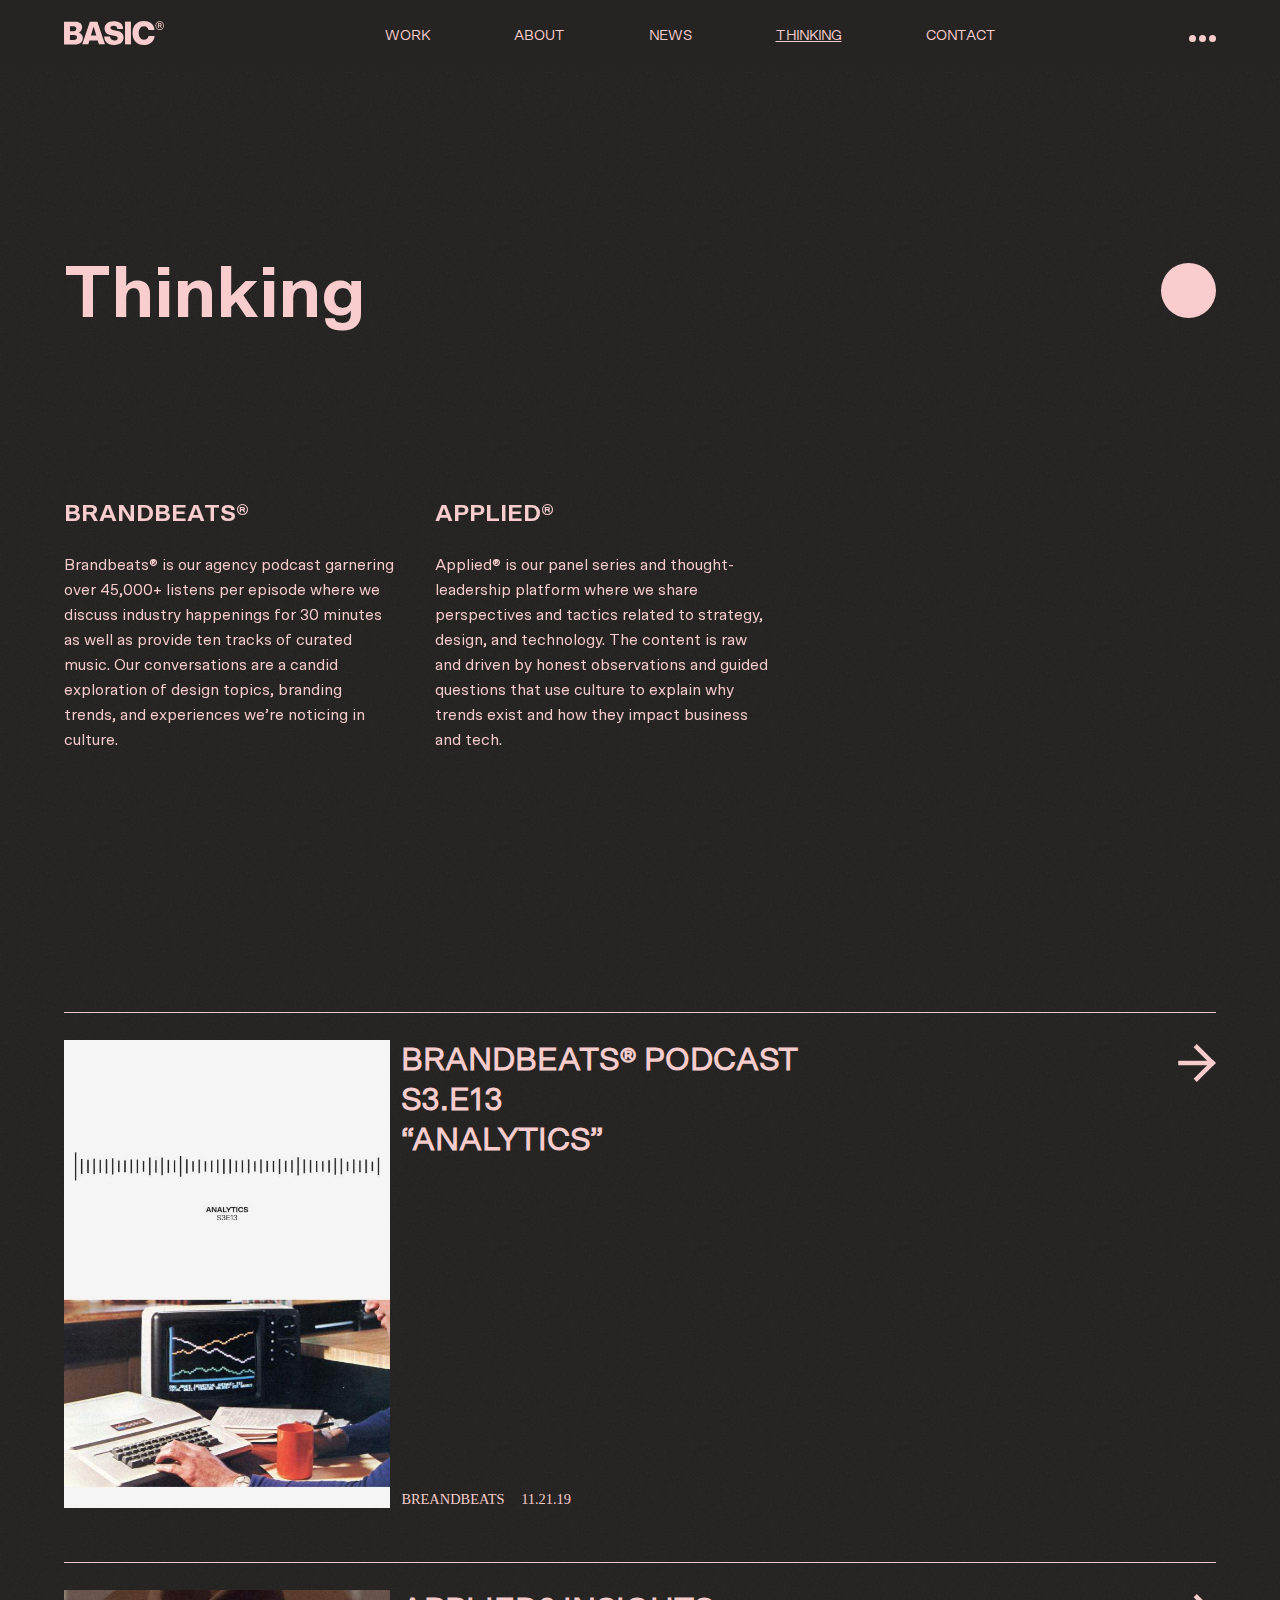
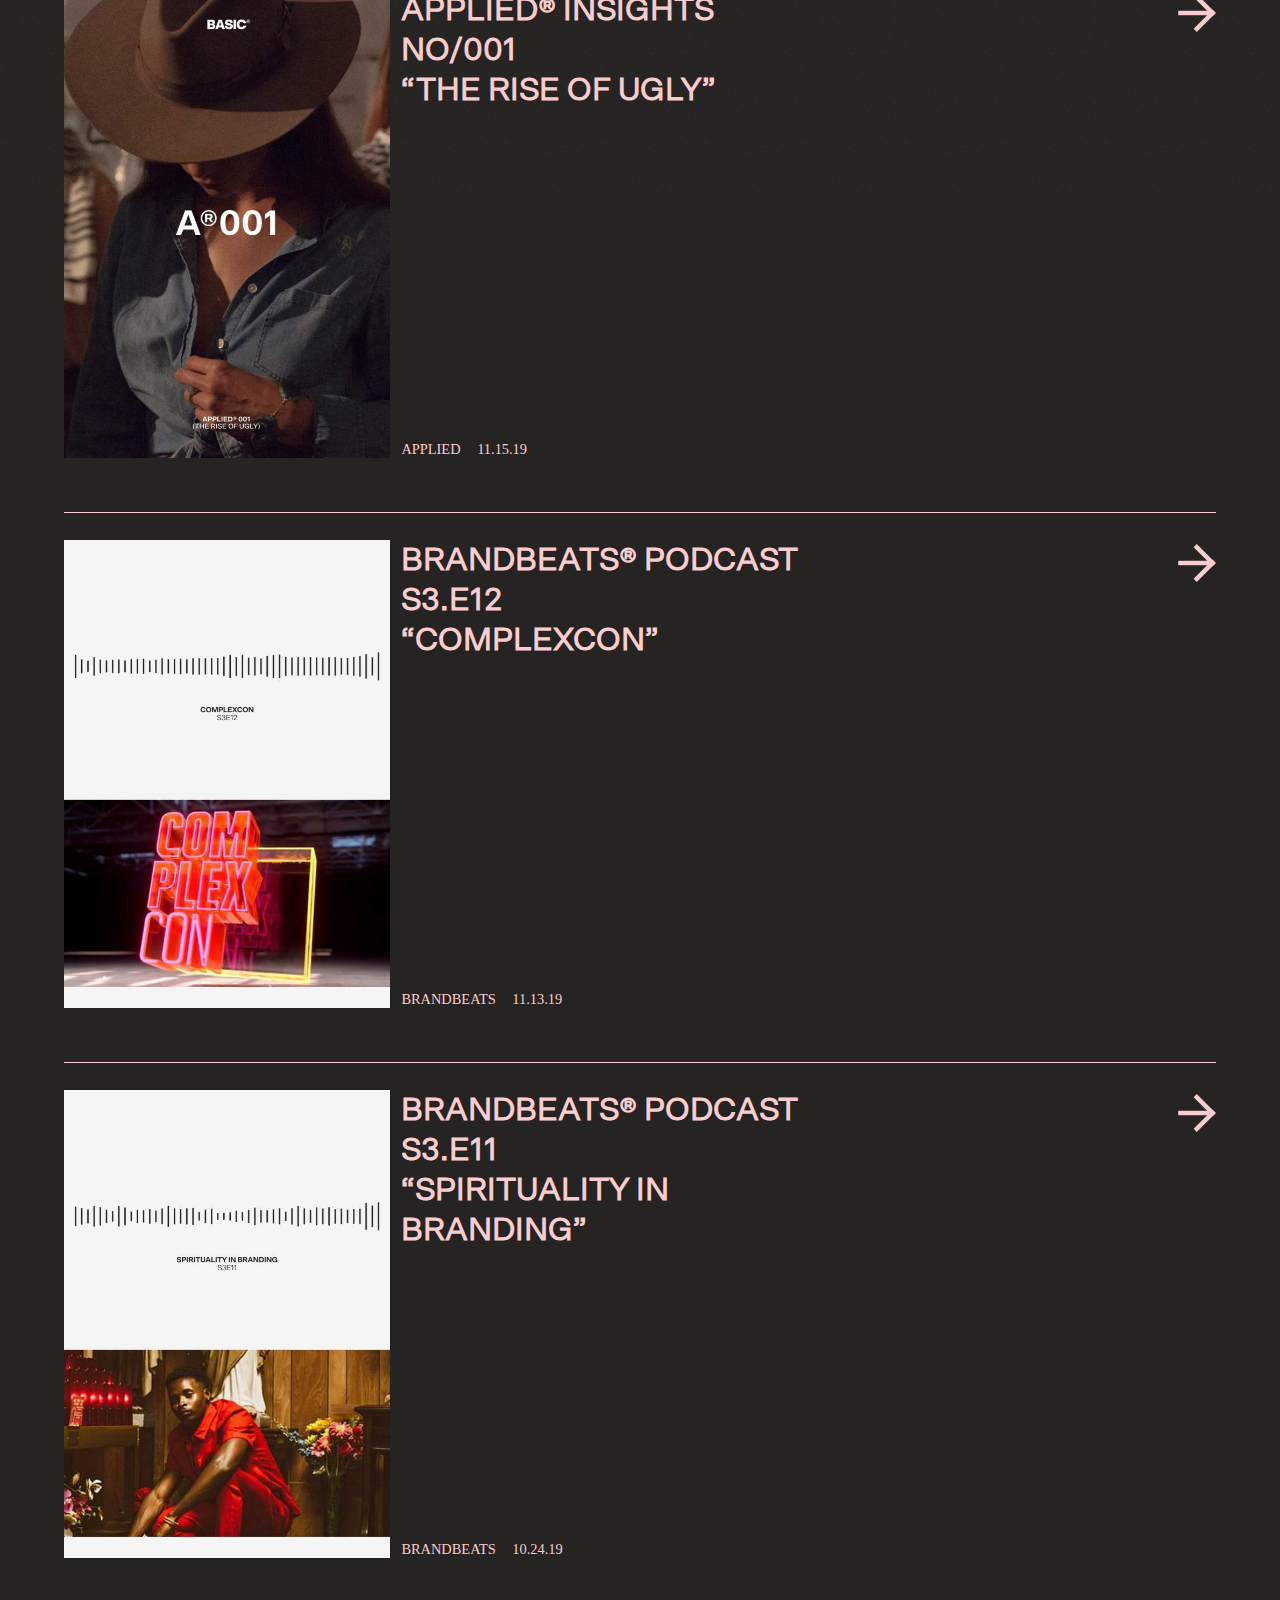
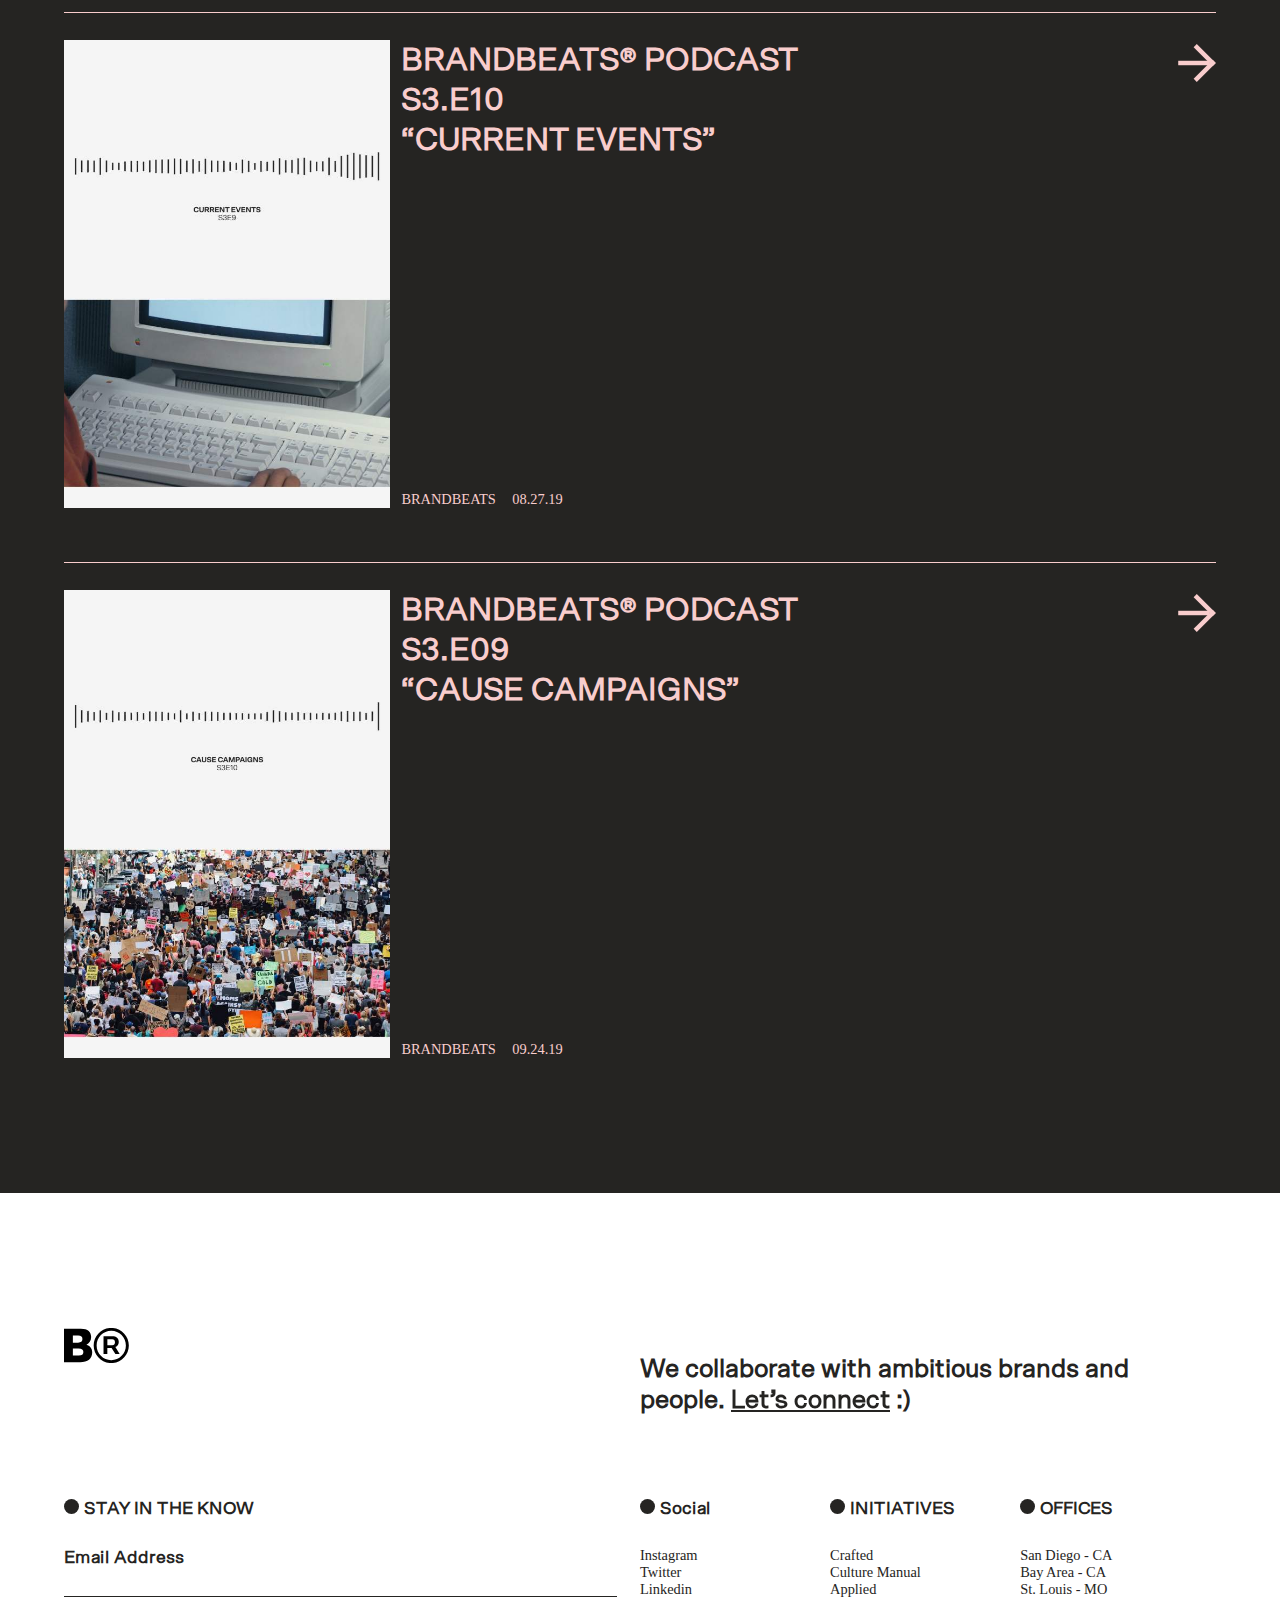
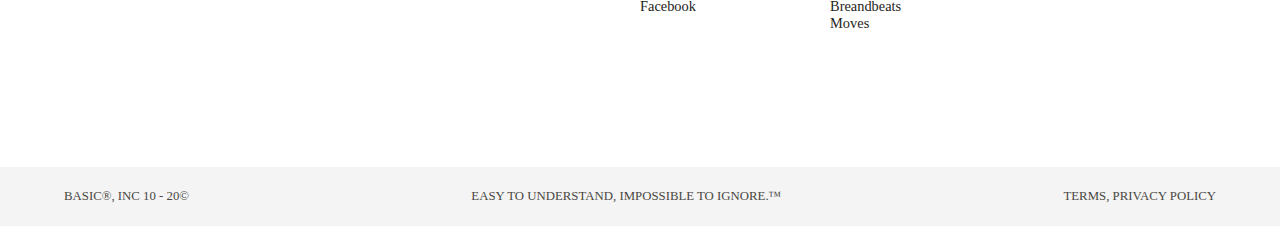
<file: assets/html/thinking.html>
<!DOCTYPE html>
<html lang="en">

<head>
    <meta charset="UTF-8">
    <meta name="viewport" content="width=device-width, initial-scale=1.0">
    <title>Thinking</title>
    <link rel="stylesheet" href="../css/style.css">
</head>

<body>
    <header class="dark">
        <a href="../../index.html"><img src="../img/logo_pink.svg" alt="" class="logo"></a>
        <nav id="large-nav">
            <a href="work.html">WORK</a>
            <a href="about.html">ABOUT</a>
            <a href="news.html">NEWS</a>
            <a href="thinking.html" class="active">THINKING</a>
            <a href="contact.html">CONTACT</a>
        </nav>
        <div id="hamburger">
            <div class="pink"></div>
            <div class="pink"></div>
            <div class="pink"></div>
        </div>
        <aside id="overlay">
            <p>(6) Internal Works ©2020 c/o BASIC®</p>
            <p>A collection of internal project and initiatives under the BASIC® brand.</p>
            <div id="close">
                <div></div>
                <div></div>
            </div>
            <div class="overlay-scroll2">
                <div id="overlay-scroll">
                    <div class="overlay-box">
                        <div></div>
                        <h3>Culture Manual® ©2018</h3>
                        <h4>Agency Culture & Onboarding</h4>
                        <p>To help strengthen our culture and attract world class talent, we created the Culture Manual – an online guide for new hires that differentiates the employee onboarding process and builds alignment for our collective future.</p>
                        <a href="#">VISIT THE SITE</a>
                        <h6>01</h6>
                    </div>
                    <div class="overlay-box">
                        <div></div>
                        <h3>Moves® ©2019</h3>
                        <h4>Our New HQ</h4>
                        <p>When we moved into our new HQ, we put together a site experience providing an in-depth look into the two-year process imagining, designing, and developing our new office we call home.</p>
                        <a href="#">VISIT THE SITE</a>
                        <h6>02</h6>
                    </div>
                    <div class="overlay-box">
                        <div></div>
                        <h3>Culture Manual® ©2018</h3>
                        <h4>Agency Culture & Onboarding</h4>
                        <p>To help strengthen our culture and attract world class talent, we created the Culture Manual – an online guide for new hires that differentiates the employee onboarding process and builds alignment for our collective future.</p>
                        <a href="#">VISIT THE SITE</a>
                        <h6>03</h6>
                    </div>
                    <div class="overlay-box">
                        <div></div>
                        <h3>Moves® ©2019</h3>
                        <h4>Our New HQ</h4>
                        <p>When we moved into our new HQ, we put together a site experience providing an in-depth look into the two-year process imagining, designing, and developing our new office we call home.</p>
                        <a href="#">VISIT THE SITE</a>
                        <h6>04</h6>
                    </div>
                    <div class="overlay-box">
                        <div></div>
                        <h3>Culture Manual® ©2018</h3>
                        <h4>Agency Culture & Onboarding</h4>
                        <p>To help strengthen our culture and attract world class talent, we created the Culture Manual – an online guide for new hires that differentiates the employee onboarding process and builds alignment for our collective future.</p>
                        <a href="#">VISIT THE SITE</a>
                        <h6>05</h6>
                    </div>
                </div>
            </div>
        </aside>
    </header>
    <section id="thinking-hero">
        <h1>Thinking</h1>
        <span class="big-circle"></span>
        <div id="thinking-hero-grid">
            <div class="thinking-hero-box">
                <h3>BRANDBEATS®</h3>
                <p>Brandbeats® is our agency podcast garnering over 45,000+ listens per episode where we discuss industry happenings for 30 minutes as well as provide ten tracks of curated music. Our conversations are a candid exploration of design topics, branding trends, and experiences we’re noticing in culture.</p>
            </div>
            <div class="thinking-hero-box">
                <h3>APPLIED®</h3>
                <p>Applied® is our panel series and thought-leadership platform where we share perspectives and tactics related to strategy, design, and technology. The content is raw and driven by honest observations and guided questions that use culture to explain why trends exist and how they impact business and tech.</p>
            </div>
        </div>
    </section>
    <section id="thinking-grid">
        <div class="news-box">
            <div class="news-image"></div>
            <div class="news-text">
                <h2>BRANDBEATS® PODCAST <span class="break"></span>S3.E13 <span class="break"></span>“ANALYTICS”</h2>
                <p>BREANDBEATS <span class="divider"></span>11.21.19</p>
            </div>
            <div class="news-arrow"><div class="arrow"></div></div>
        </div>
        <div class="news-box">
            <div class="news-image"></div>
            <div class="news-text">
                <h2>APPLIED® INSIGHTS NO/001 <span class="break"></span>“THE RISE OF UGLY”</h2>
                <p>APPLIED <span class="divider"></span>11.15.19</p>
            </div>
            <div class="news-arrow"><div class="arrow"></div></div>
        </div>
        <div class="news-box">
            <div class="news-image"></div>
            <div class="news-text">
                <h2>BRANDBEATS® PODCAST <span class="break"></span>S3.E12 <span class="break"></span>“COMPLEXCON”</h2>
                <p>BRANDBEATS <span class="divider"></span>11.13.19</p>
            </div>
            <div class="news-arrow"><div class="arrow"></div></div>
        </div>
        <div class="news-box">
            <div class="news-image"></div>
            <div class="news-text">
                <h2>BRANDBEATS® PODCAST <span class="break"></span>S3.E11 <span class="break"></span>“SPIRITUALITY IN BRANDING”</h2>
                <p>BRANDBEATS <span class="divider"></span>10.24.19</p>
            </div>
            <div class="news-arrow"><div class="arrow"></div></div>
        </div>
        <div class="news-box">
            <div class="news-image"></div>
            <div class="news-text">
                <h2>BRANDBEATS® PODCAST <span class="break"></span>S3.E10 <span class="break"></span>“CURRENT EVENTS”</h2>
                <p>BRANDBEATS <span class="divider"></span>08.27.19</p>
            </div>
            <div class="news-arrow"><div class="arrow"></div></div>
        </div>
        <div class="news-box">
            <div class="news-image"></div>
            <div class="news-text">
                <h2>BRANDBEATS® PODCAST <span class="break"></span>S3.E09 <span class="break"></span>“CAUSE CAMPAIGNS”</h2>
                <p>BRANDBEATS <span class="divider"></span>09.24.19</p>
            </div>
            <div class="news-arrow"><div class="arrow"></div></div>
        </div>
    </section>
    <footer class="light">
        <div>
            <div class="b-logo">
                <div class="b-logo-image-black"></div>
            </div>
            <h3>We collaborate with ambitious brands and people. <a href="#">Let’s connect</a> :)</h3>
        </div>
        <div id="links">
            <div>
                <h4><div class="big-circle" class="dark"></div>STAY IN THE KNOW</h4>
                <h4>Email Address</h4>
            </div>
            <div>
                <h4><div class="big-circle" class="dark"></div>Social</h4>
                <p>Instagram</p>
                <p>Twitter</p>
                <p>Linkedin</p>
                <p>Facebook</p>
            </div>
            <div>
                <div><h4><div class="big-circle" class="dark"></div>INITIATIVES</h4></div>
                <p>Crafted</p>
                <p>Culture Manual</p>
                <p>Applied</p>
                <p>Breandbeats</p>
                <p>Moves</p>
            </div>
            <div>
                <div><h4><div class="big-circle" class="dark"></div>OFFICES</h4></div>
                <p>San Diego - CA</p>
                <p>Bay Area - CA</p>
                <p>St. Louis - MO</p>
            </div>
            
        </div>
    </footer>
    <article id="copyright-light">
        <p>BASIC®, INC 10 - 20©</p>
        <p>EASY TO UNDERSTAND, IMPOSSIBLE TO IGNORE.™</p>
        <p>TERMS, PRIVACY POLICY</p>
    </article>
    <script src="../js/main.js"></script>
</body>

</html>
</file>
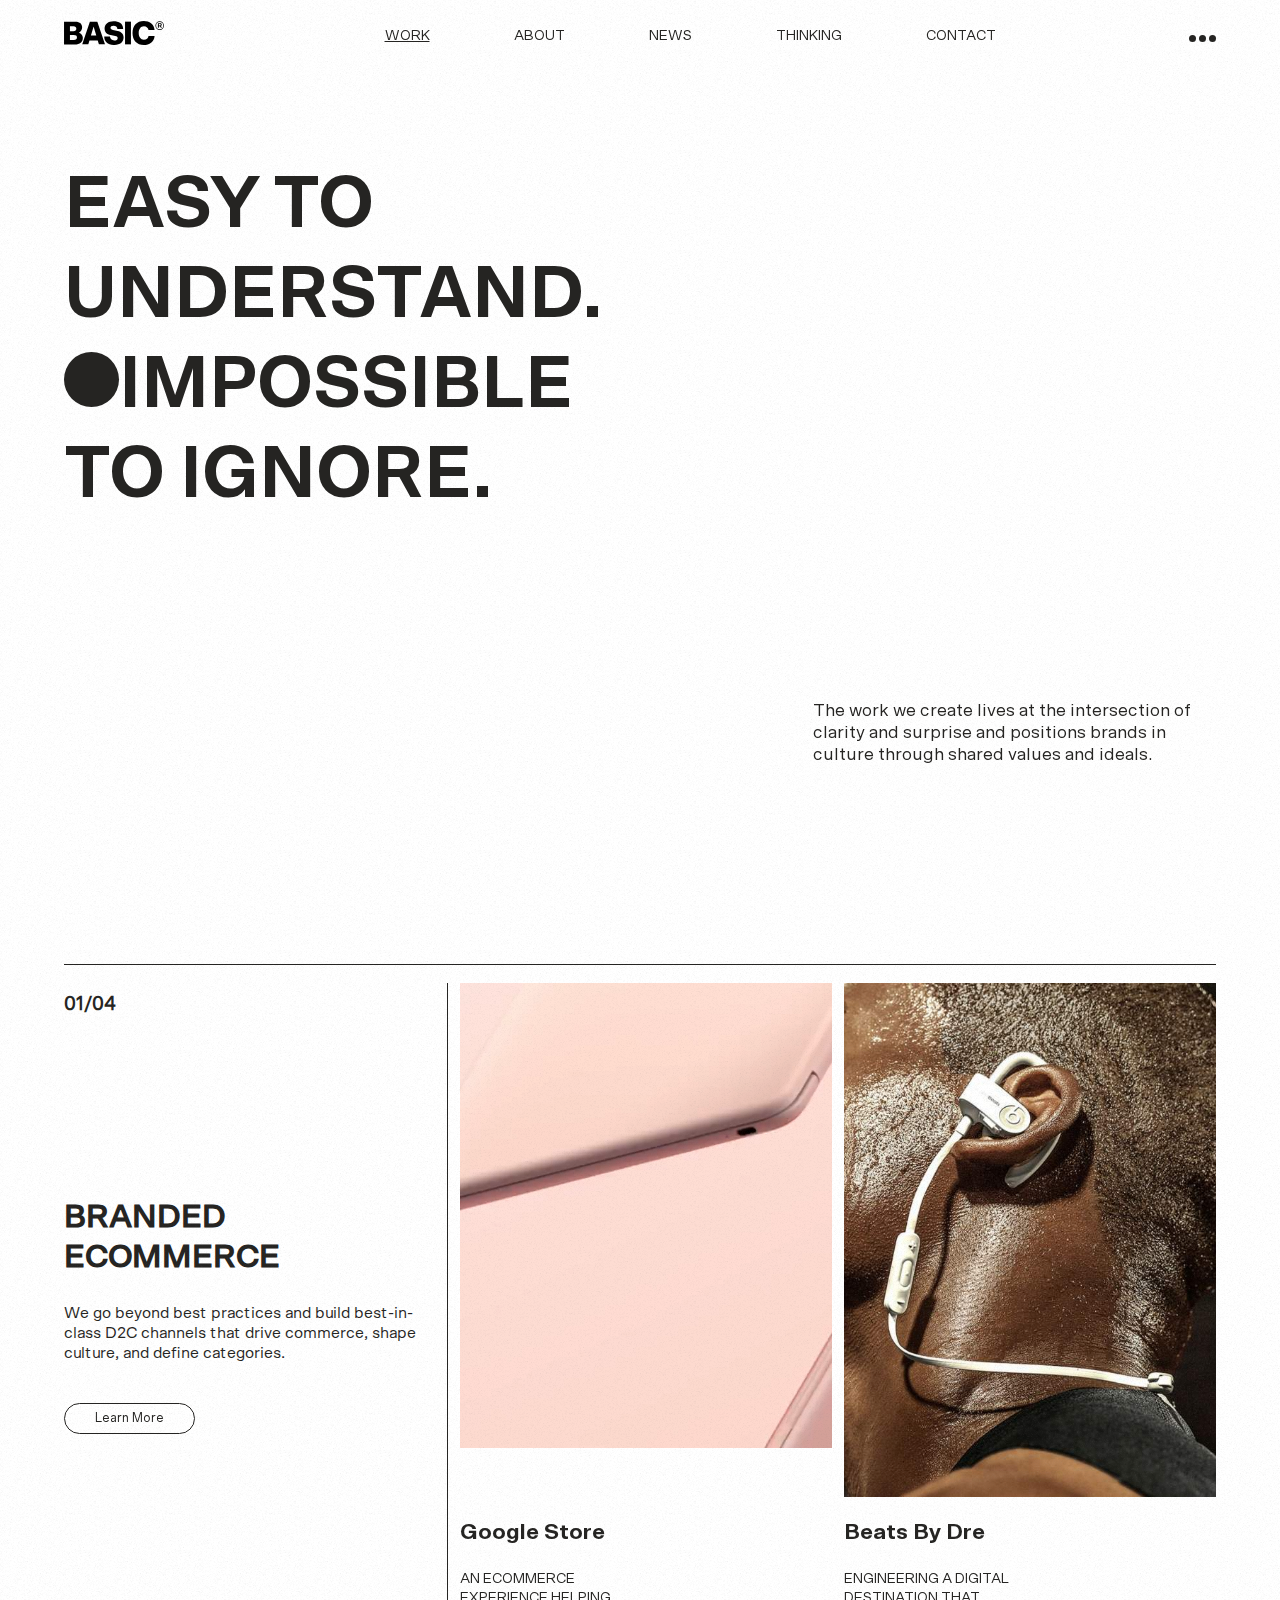
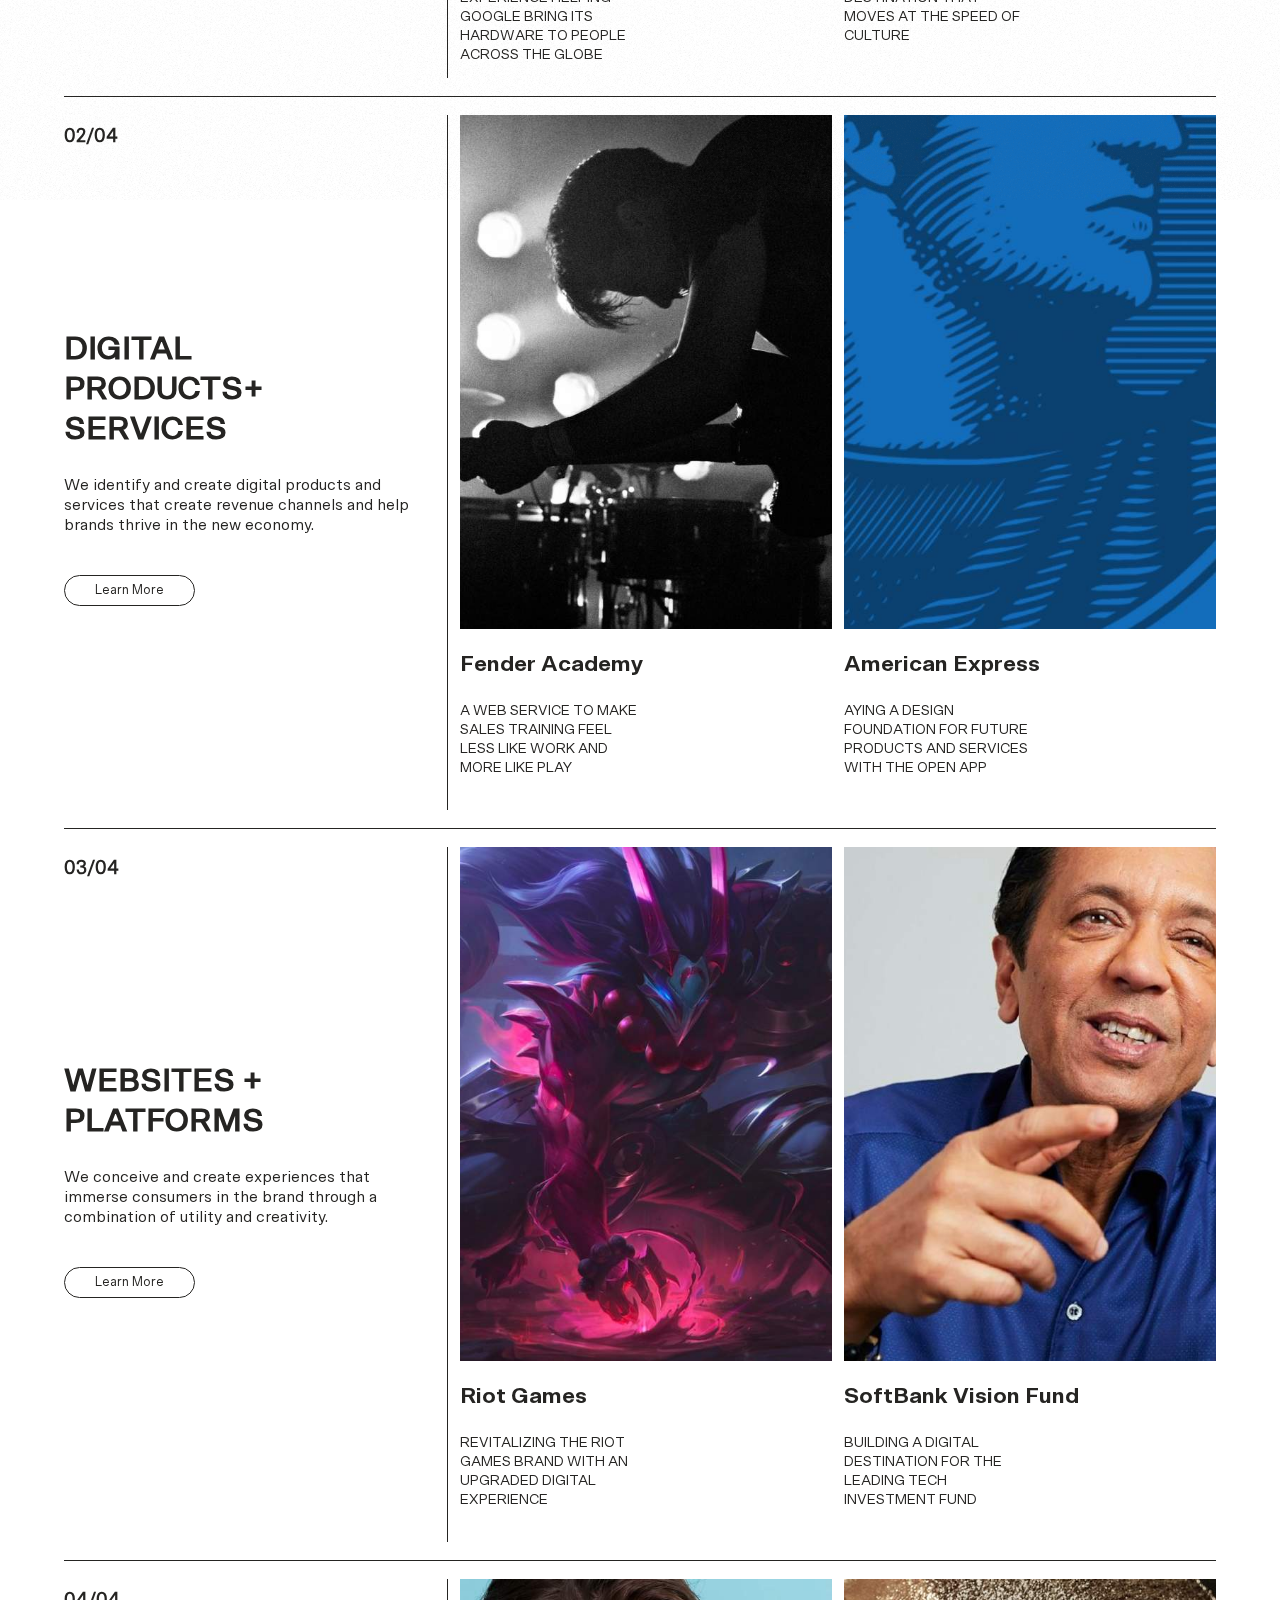
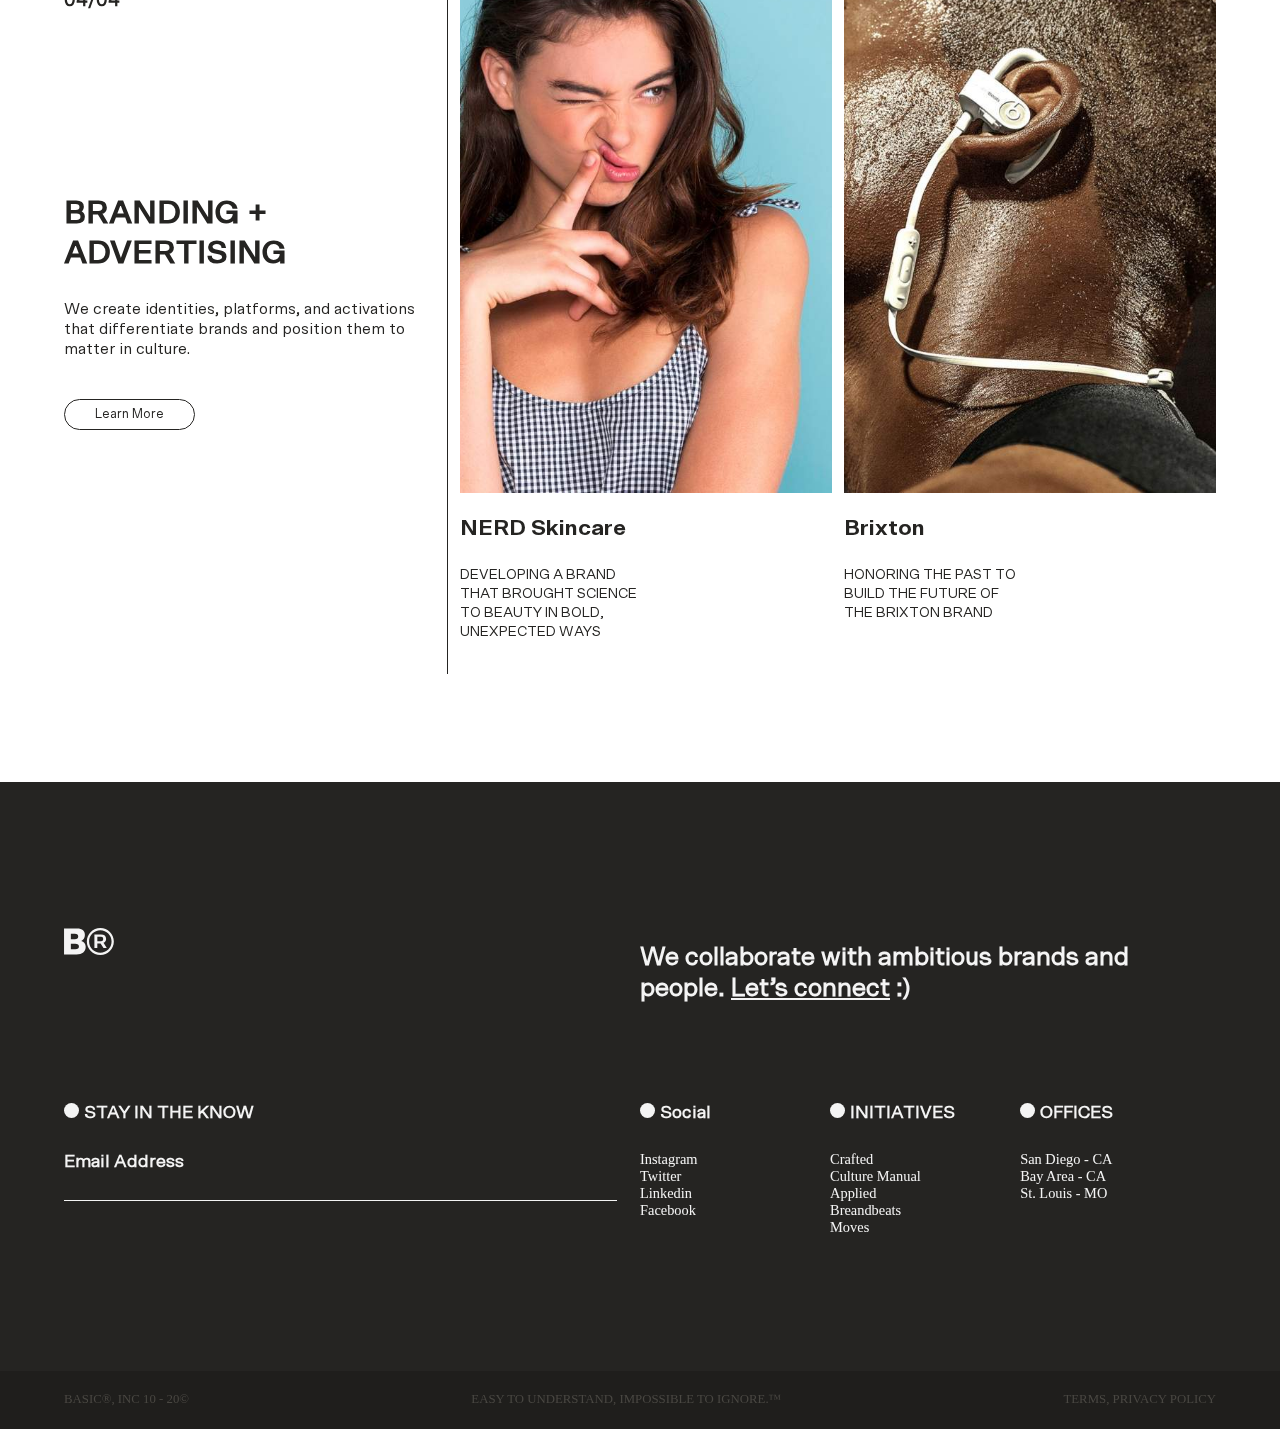
<file: assets/html/work.html>
<!DOCTYPE html>
<html lang="en">

<head>
    <meta charset="UTF-8">
    <meta name="viewport" content="width=device-width, initial-scale=1.0">
    <title>Work</title>
    <link rel="stylesheet" href="../css/style.css">
</head>

<body>
    <header>
        <a href="../../index.html"><img src="../img/logo.svg" alt="" class="logo"></a>
        <nav id="large-nav">
            <a href="work.html" class="active">WORK</a>
            <a href="about.html">ABOUT</a>
            <a href="news.html">NEWS</a>
            <a href="thinking.html">THINKING</a>
            <a href="contact.html">CONTACT</a>
        </nav>
        <div id="hamburger">
            <div></div>
            <div></div>
            <div></div>
        </div>
        <aside id="overlay">
            <p>(6) Internal Works ©2020 c/o BASIC®</p>
            <p>A collection of internal project and initiatives under the BASIC® brand.</p>
            <div id="close">
                <div></div>
                <div></div>
            </div>
            <div class="overlay-scroll2">
                <div id="overlay-scroll">
                    <div class="overlay-box">
                        <div></div>
                        <h3>Culture Manual® ©2018</h3>
                        <h4>Agency Culture & Onboarding</h4>
                        <p>To help strengthen our culture and attract world class talent, we created the Culture Manual – an online guide for new hires that differentiates the employee onboarding process and builds alignment for our collective future.</p>
                        <a href="#">VISIT THE SITE</a>
                        <h6>01</h6>
                    </div>
                    <div class="overlay-box">
                        <div></div>
                        <h3>Moves® ©2019</h3>
                        <h4>Our New HQ</h4>
                        <p>When we moved into our new HQ, we put together a site experience providing an in-depth look into the two-year process imagining, designing, and developing our new office we call home.</p>
                        <a href="#">VISIT THE SITE</a>
                        <h6>02</h6>
                    </div>
                    <div class="overlay-box">
                        <div></div>
                        <h3>Culture Manual® ©2018</h3>
                        <h4>Agency Culture & Onboarding</h4>
                        <p>To help strengthen our culture and attract world class talent, we created the Culture Manual – an online guide for new hires that differentiates the employee onboarding process and builds alignment for our collective future.</p>
                        <a href="#">VISIT THE SITE</a>
                        <h6>03</h6>
                    </div>
                    <div class="overlay-box">
                        <div></div>
                        <h3>Moves® ©2019</h3>
                        <h4>Our New HQ</h4>
                        <p>When we moved into our new HQ, we put together a site experience providing an in-depth look into the two-year process imagining, designing, and developing our new office we call home.</p>
                        <a href="#">VISIT THE SITE</a>
                        <h6>04</h6>
                    </div>
                    <div class="overlay-box">
                        <div></div>
                        <h3>Culture Manual® ©2018</h3>
                        <h4>Agency Culture & Onboarding</h4>
                        <p>To help strengthen our culture and attract world class talent, we created the Culture Manual – an online guide for new hires that differentiates the employee onboarding process and builds alignment for our collective future.</p>
                        <a href="#">VISIT THE SITE</a>
                        <h6>05</h6>
                    </div>
                </div>
            </div>
        </aside>
    </header>
    <section id="work-hero">
        <h1>EASY TO UNDERSTAND. <span class="break"></span><span class="big-circle"></span>IMPOSSIBLE TO IGNORE.</h1>
        <p>The work we create lives at the intersection of clarity and surprise and positions brands in culture through shared values and ideals.</p>
    </section>
    <section id="work-grid">
        <div class="border-top">
            <div class="big-work">
                <h4>01/04</h4>
                <h2>BRANDED <span class="break"></span>ECOMMERCE</h2>
                <p>We go beyond best practices and build best-in-class D2C channels that drive commerce, shape culture, and define categories.</p>
                <a href="#">Learn More</a>
            </div>
            <div class="small-works">
                <div class="works-img"><video src="../img/Google-Store.mp4" autoplay loop></video></div>
                <h3>Google Store</h3>
                <p>AN ECOMMERCE EXPERIENCE HELPING GOOGLE BRING ITS HARDWARE TO PEOPLE ACROSS THE GLOBE</p>
            </div>
            <div class="small-works">
                <div class="works-img"></div>
                <h3>Beats By Dre</h3>
                <p>ENGINEERING A DIGITAL DESTINATION THAT MOVES AT THE SPEED OF CULTURE</p>
            </div>
        </div>
        <div class="border-top">
            <div class="big-work">
                <h4>02/04</h4>
                <h2>DIGITAL<span class="break"></span>PRODUCTS+<span class="break">SERVICES</span></h2>
                <p>We identify and create digital products and services that create revenue channels and help brands thrive in the new economy.</p>
                <a href="#">Learn More</a>
            </div>
            <div class="small-works">
                <div class="works-img"></div>
                <h3>Fender Academy</h3>
                <p>A WEB SERVICE TO MAKE SALES TRAINING FEEL LESS LIKE WORK AND MORE LIKE PLAY</p>
            </div>
            <div class="small-works">
                <div class="works-img"></div>
                <h3>American Express</h3>
                <p>AYING A DESIGN FOUNDATION FOR FUTURE PRODUCTS AND SERVICES WITH THE OPEN APP</p>
            </div>
        </div>
        <div class="border-top">
            <div class="big-work">
                <h4>03/04</h4>
                <h2>WEBSITES +<span class="break"></span>PLATFORMS</h2>
                <p>We conceive and create experiences that immerse consumers in the brand through a combination of utility and creativity.</p>
                <a href="#">Learn More</a>
            </div>
            <div class="small-works">
                <div class="works-img"></div>
                <h3>Riot Games</h3>
                <p>REVITALIZING THE RIOT GAMES BRAND WITH AN UPGRADED DIGITAL EXPERIENCE</p>
            </div>
            <div class="small-works">
                <div class="works-img"></div>
                <h3>SoftBank Vision Fund</h3>
                <p>BUILDING A DIGITAL DESTINATION FOR THE LEADING TECH INVESTMENT FUND</p>
            </div>
        </div>
        <div class="border-top">
            <div class="big-work">
                <h4>04/04</h4>
                <h2>BRANDING +<span class="break"></span>ADVERTISING</h2>
                <p>We create identities, platforms, and activations that differentiate brands and position them to matter in culture.</p>
                <a href="#">Learn More</a>
            </div>
            <div class="small-works">
                <div class="works-img"></div>
                <h3>NERD Skincare</h3>
                <p>DEVELOPING A BRAND THAT BROUGHT SCIENCE TO BEAUTY IN BOLD, UNEXPECTED WAYS</p>
            </div>
            <div class="small-works">
                <div class="works-img"></div>
                <h3>Brixton</h3>
                <p>HONORING THE PAST TO BUILD THE FUTURE OF THE BRIXTON BRAND</p>
            </div>
        </div>
    </section>
    <footer>
        <div>
            <div class="b-logo">
                <div class="b-logo-image"></div>
            </div>
            <h3>We collaborate with ambitious brands and people. <a href="#">Let’s connect</a> :)</h3>
        </div>
        <div id="links">
            <div>
                <h4><div class="big-circle"></div>STAY IN THE KNOW</h4>
                <h4>Email Address</h4>
            </div>
            <div>
                <h4><div class="big-circle"></div>Social</h4>
                <p>Instagram</p>
                <p>Twitter</p>
                <p>Linkedin</p>
                <p>Facebook</p>
            </div>
            <div>
                <div><h4><div class="big-circle"></div>INITIATIVES</h4></div>
                <p>Crafted</p>
                <p>Culture Manual</p>
                <p>Applied</p>
                <p>Breandbeats</p>
                <p>Moves</p>
            </div>
            <div>
                <div><h4><div class="big-circle"></div>OFFICES</h4></div>
                <p>San Diego - CA</p>
                <p>Bay Area - CA</p>
                <p>St. Louis - MO</p>
            </div>
        </div>
    </footer>
    <article id="copyright">
        <p>BASIC®, INC 10 - 20©</p>
        <p>EASY TO UNDERSTAND, IMPOSSIBLE TO IGNORE.™</p>
        <p>TERMS, PRIVACY POLICY</p>
    </article>

    <script src="../js/main.js"></script>
</body>

</html>
</file>
<file: assets/css/style.css>
/* Farbe: #f4f4f4 / #252422 / #f9cdcd */
@font-face {
    font-family: scto-bold;
    src: url(../fonts/SctoGroteskA-Bold.woff2);
}
@font-face {
    font-family: scto-medium;
    src: url(../fonts/SctoGroteskA-Medium.woff2);
}
@font-face {
    font-family: scto-regular;
    src: url(../fonts/SctoGroteskA-Regular.woff2);
}
@keyframes noise {
    0%, 100% { transform:translate(0, 0) }
    10% { transform:translate(-5%, -10%) }
    20% { transform:translate(-10%, 5%) }
    30% { transform:translate(7%, -20%) }
    40% { transform:translate(-5%, 20%) }
    50% { transform:translate(-10%, 10%) }
    60% { transform:translate(15%, 0%) }
    70% { transform:translate(0%, 15%) }
    80% { transform:translate(3%, 30%) }
    90% { transform:translate(-10%, 10%) }
}
html{
    font-size: 16px;
    scroll-behavior: smooth;
}
body{
    margin: 0;
    color: #252422;
    overflow-x: hidden;
}
header{
    height: 70px;
    display: flex;
    justify-content: space-between;
    align-items: center;
    padding: 0 5%;
    position: relative;
    z-index: 3;
    padding: 0 5%;
}
.logo{
    width: 100px;
}
header nav a{
    text-decoration: none;
    color: #252422;
    margin: 0 40px;
    font-family: scto-regular;
    font-size: .9rem;
}
#large-nav a:hover{
    text-decoration: underline;
}
.active{
    text-decoration: underline;
}
#hamburger{
    position: relative;
    z-index: 5;
}
#hamburger div{
    width: 7px;
    height: 7px;
    background: #252422;
    position: absolute;
    border-radius: 50%;
}
#hamburger div:nth-of-type(1){
    right: 5%;
}
#hamburger div:nth-of-type(2){
    right: calc(5% + 10px);
}
#hamburger div:nth-of-type(3){
    right: calc(5% + 20px);
}
#overlay{
    position: absolute;
    height: 91vh;
    background: #252422;
    width: 90%;
    top: 0;
    right: -100%;
    color: #f9cdcd;
    padding: 5% 5% 0 5%;
    font-family: scto-medium;
    transition: right .5s;
}
#overlay>p{
    display: inline-block;
    margin-bottom: 4vh;
}
#overlay>p:nth-of-type(1){
    width: 12%;
    margin-right: 25%;
}
#overlay>p:nth-of-type(2){
    width: 31%;
    margin-right: 25%;
}
#close{
    position: relative;
    border: 2px solid #f4f4f4;
    border-radius: 50%;
    display: inline-block;
    width: 30px;
    height: 30px;
    z-index: 5;
}
#close div{
    background: #f4f4f4;
    width: 25px;
    height: 4px;
    position: absolute;
}
#close div:nth-of-type(1){
    transform: rotate(45deg) translate(11px,7px);
}
#close div:nth-of-type(2){
    transform: rotate(135deg) translate(8px,-11px);
}
.overlay-scroll2{
    overflow-x: auto;
    overscroll-behavior-x: contain;
    scroll-snap-type: x mandatory;
    height: 83%;
}
#overlay-scroll{
    display: flex;
    height: 100%;
    width: 185%;
}
.overlay-box{
    width: 31%;
    height: 80%;
    padding: 0 1%;
    border-left: 1px solid #f9cdcd;
    position: relative;
}
.overlay-box div{
    width: 100%;
    height: 75%;
    transition: all .4s;
}
.overlay-box:nth-of-type(1) div{
    background: url(../img/selected-work1.jpg) center/cover no-repeat;
}
.overlay-box:nth-of-type(2) div{
    background: url(../img/selected-work2.jpg) center/cover no-repeat;
}
.overlay-box:nth-of-type(3) div{
    background: url(../img/selected-work3.jpg) center/cover no-repeat;
}
.overlay-box:nth-of-type(4) div{
    background: url(../img/selected-work4.jpg) center/cover no-repeat;
}
.overlay-box:nth-of-type(5) div{
    background: url(../img/selected-work5.jpg) center/cover no-repeat;
}
.overlay-box p{
    width: 100%;
    overflow: hidden;
    transition: all .4s;
    height: 0;
    font-family: scto-regular;
}
.overlay-box a{
    color: #f9cdcd;
    text-decoration: none;
    padding: 5px 0px;
    border: 1px solid #f9cdcd;
    border-radius: 30px;
    font-size: .8rem;
    width: 120px;
    display: block;
    margin: auto;
    text-align: center;
    transition: background .4s, color .2s;
}
.overlay-box a:hover{
    background: #f9cdcd;
    color: #252422;
}
.overlay-box:hover>p{
    height: 80px;
}
.overlay-box:hover>div{
    height: 65%;
}
.overlay-box h6{
    position: absolute;
    left: -1px;
}
#hero {
    padding: 10vh 5% 25vh;
    position: relative;
    z-index: 2;
    border-bottom: 1px solid #252422;
}
#hero::after{
    animation: noise 8s steps(10) infinite;
    background-image: url(../img/base.png);
    content: "";
    height: 300%;
    left: -50%;
    opacity: .5;
    position: fixed;
    top: -100%;
    width: 300%;
    z-index: -1;
}
#hero h1{
    font-size: 4.5rem;
    margin: 0;
    font-family: scto-bold;
}
#hero h1:nth-of-type(2){
    text-align: right;
    position: relative;
}
.big-circle{
    background: #252422;
    width: 55px;
    height: 55px;
    border-radius: 50%;
    display: inline-block;
}
.break{
    display: block;
}
.bold{
    font-family: scto-bold;
}
video{
    width: 100%;
    padding-bottom: 20px;
    border-bottom: 1px solid #252422;
}
h4{
    font-family: scto-regular;
    font-size: .9rem;
    margin: 10px 0;
}
#hero>div{
    display: flex;
}
.text{
    width: 50%;
}
h2{
    font-family: scto-medium;
    font-size: 2rem;
}
.text h2{
    margin-bottom: 40px;
}
.text a{
    font-family: scto-medium;
    text-decoration: none;
    font-size: 0.8rem;
    color: #252422;
    border: 1px solid #252422;
    border-radius: 40px;
    padding: 5px 20px;
    transition: background .4s, color .2s;
}
.text a:hover{
    background: #252422;
    color: #f4f4f4;
}
.image{
    width: 50%;
    display: flex;
    justify-content: flex-end;
    align-items: flex-start;
}
.image img{
    width: 40%;
}
#featured{
    position: relative;
    z-index: 2;
    padding: 20vh 0 0;
}
#featured h2 {
    margin: 0 0 0 5.5%;
}
.scroll-box2{
    overflow-x: auto;
    overscroll-behavior-x: contain;
}
.scroll-box{
    width: 150vw;
    margin-top: 20vh;
    display: flex;
}
.company-box{
    margin: 0 5vw 10vh;
    width: 30%;
    scroll-snap-align: start;
}
.company{
    height: 50px;
    margin-bottom: 15px;
}
.scroll-box div:last-of-type img{
    height: 35px;
}
.line{
    width: 30px;
    height: 10vh;
    border-top: 2px solid #252422;
}
.company-box p:nth-of-type(1){
    border-bottom: 1px solid #252422;
    padding-bottom: 20px;
}
#connect{
    background: #252422;
    color: #f9cdcd;
    padding: 15vh 5%;
    display: flex;
    position: relative;
}
.connect-text{
    width: 50%;
    padding-right: 10%;
}
#connect h1{
    font-size: 4rem;
    margin: 0;
}
#connect .big-circle{
    background: #f9cdcd;
    width: 45px;
    height: 45px;
    margin-right: 5px;
}
#connect p{
    font-family: scto-regular;
    font-size: 0.9rem;
    margin: 20px 0 10vh;
}
#connect a{
    position: relative;
    z-index: 2;
    font-family: scto-medium;
    text-decoration: none;
    font-size: 0.8rem;
    color: #f9cdcd;
    border: 1px solid #f9cdcd;
    border-radius: 40px;
    padding: 5px 20px;
    transition: background .4s, color .2s;
}
#connect a:hover{
    background: #f9cdcd;
    color: #252422;
}
#connect video{
    width: 40%;
}
#news{
    background: #252422;
    color: #f9cdcd;
    padding: 5vh 5%;
}
#news h2{
    margin: 0;
}
.home-news-box{
    border-top: 1px solid #f9cdcd;
    padding-top: 3vh;
    margin-top: 6vh;
    display: flex;

}
.featured-news-image{
    width: 25%;
    position: relative;
    z-index: 2;
    margin-right: 1%;
}
.home-news-box:nth-of-type(1) .featured-news-image{
    background: url(../img/Adweek.jpg) center/cover no-repeat;
}
.home-news-box:nth-of-type(2) .featured-news-image{
    background: url(../img/brand.jpg) center/cover no-repeat;
}
.home-news-box:nth-of-type(3) .featured-news-image{
    background: url(../img/Furrion-Partnership.jpg) center/cover no-repeat;
}
.news-text{
    height: 30vh;
    width: 40%;
    display: flex;
    justify-content: space-between;
    flex-direction: column;
}
.news-text h2{
    font-family: scto-regular;
}
.news-text p{
    margin: 0;
    font-size: 0.9rem;
}
.divider{
    display: inline-block;
    width: 3%;
}
.news-arrow{
    width: 35%;
    display: flex;
    justify-content: flex-end;
    position: relative;
}
.arrow{
    background: url(../img/arrow.svg) center/contain no-repeat;
    width: 10%;
    height: 5vh;
}
footer{
    background: #252422;
    color: #f4f4f4;
    padding: 15vh 5% 0;
}
footer>div{
    display: flex;
}
.b-logo{
    width: 50%;
    margin-bottom: 15vh;
}
.b-logo-image{
    background: url(../img/footer-logo.svg) center/contain no-repeat;
    height: 50px;
    width: 50px;
}
footer h3{
    font-family: scto-regular;
    width: 50%;
    font-size: 1.6rem;
}
footer h3 a{
    color: #f4f4f4;
    position: relative;
    z-index: 2;
}
#links{
    padding-bottom: 15vh;
}
#links>div:nth-of-type(1){
    width: 48%;
    padding-right: 2%;
}
footer h4{
    font-size: 1.1rem;
    padding-bottom: 3vh;
    margin: 0;
}
footer h4:nth-of-type(2){
    border-bottom: 1px solid #f4f4f4;
}
footer .big-circle{
    background: #f4f4f4;
    height: 15px;
    width: 15px;
    margin-right: 5px;
}
#links>div:not(:nth-of-type(1)){
    width: 16.5%;
}
footer p{
    font-size: 0.9rem;
    margin: 0;
}
#copyright{
    display: flex;
    justify-content: space-between;
    padding: 1vh 5%;
    background: #1f1e1c
}
#copyright p{
    font-size: 0.8rem;
    color: #494742;
}
#work-hero {
    padding: 10vh 5% 10vh;
    position: relative;
    z-index: 2;
}
#work-hero::after{
    animation: noise 8s steps(10) infinite;
    background-image: url(../img/base.png);
    content: "";
    height: 300%;
    left: -50%;
    opacity: .5;
    position: fixed;
    top: -100%;
    width: 300%;
    z-index: -1;
}
#work-hero h1{
    width: 45%;
    font-size: 4.5rem;
    margin: 0 0 20vh 0;
    font-family: scto-bold;
}
#work-hero p{
    width: 35%;
    margin-left: 65%;
    font-family: scto-regular;
    font-size: 1.1rem;
}
#work-grid{
    padding: 10vh 5% 10vh;
}
#work-grid p{
    font-family: scto-regular;
}
#work-grid h3{
    font-family: scto-bold;
    font-size: 1.4rem;    
}
.border-top{
    display: grid;
    grid-template-columns: 1fr 1fr 1fr;
    border-top: 1px solid #252422;
    padding: 2vh 0; 
}
.big-work{
    border-right: 1px solid #252422;
    padding: 0 5% 0 0;
    height: 695px;
}
.big-work h4{
    margin-bottom: 20vh;
    font-size: 1.2rem;
}
.big-work p {
    margin-bottom: 5vh;
}
.big-work a{
    font-family: scto-regular;
    font-size: 0.8rem;
    text-decoration: none;
    color: #252422;
    border: 1px solid #252422;
    padding: 8px 30px;
    border-radius: 25px;
    transition: background .4s, color .2s;
    position: relative;
    z-index: 2;
}
.big-work a:hover{
    background: #252422;
    color: #f4f4f4;
}
.small-works{
    padding-left: 3%;
}
.works-img{
    height: 74%;
}
.works-img video{
    margin: 0;
    padding: 0;
    width: 100%;
    border: none;
}
.small-works p{
    font-size: 0.9rem;
    width: 50%;
}
.border-top:nth-of-type(1) .small-works:nth-of-type(3) .works-img{
    background: url(../img/Beats.jpg) center/cover no-repeat;
}
.border-top:nth-of-type(2) .small-works:nth-of-type(2) .works-img{
    background: url(../img/Fender.jpg) center/cover no-repeat;
}
.border-top:nth-of-type(2) .small-works:nth-of-type(3) .works-img{
    background: url(../img/AMEX.jpg) center/cover no-repeat;
}
.border-top:nth-of-type(3) .small-works:nth-of-type(2) .works-img{
    background: url(../img/Riot.jpg) center/cover no-repeat;
}
.border-top:nth-of-type(3) .small-works:nth-of-type(3) .works-img{
    background: url(../img/Softbank.jpg) center/cover no-repeat;
}
.border-top:nth-of-type(4) .small-works:nth-of-type(2) .works-img{
    background: url(../img/NERD.jpg) center/cover no-repeat;
}
.border-top:nth-of-type(4) .small-works:nth-of-type(3) .works-img{
    background: url(../img/Beats.jpg) center/cover no-repeat;
}
.dark{
    background: #252422;
}
.light{
    background: none;
    color: #252422;
}
#hamburger .pink{
    background: #f9cdcd;
}
.light>div>h3>a{
    color: #252422;
}
.light .big-circle{
    background: #252422;
}
#copyright-light{
    display: flex;
    justify-content: space-between;
    padding: 1vh 5%;
    background: #f4f4f4
}
#copyright-light p{
    font-size: 0.8rem;
    color: #494742;
}
.light #links div:nth-of-type(1) h4:nth-of-type(2){
    border-bottom: 1px solid #252422;
}
.dark #large-nav a{
    color: #f9cdcd;
}
.b-logo-image-black{
    background: url(../img/branding-img.svg) center/cover no-repeat;
    height: 35px;
    width:65px;
}
#about-hero {
    background: #252422;
    color: #f9cdcd;
    padding: 10vh 5% 10vh;
    position: relative;
    z-index: 2;
}
#about-hero::after{
    animation: noise 8s steps(10) infinite;
    background-image: url(../img/base.png);
    content: "";
    height: 300%;
    left: -50%;
    opacity: .5;
    position: fixed;
    top: -100%;
    width: 300%;
    z-index: -1;
}
.stupid-border{
    padding-bottom: 5vh;
    border-bottom: 1px solid #f9cdcd;
}
.stupid-border h2{
    margin-left: 50%;
    width: 50%;
}
#about-hero h1{
    font-size: 4.5rem;
    font-family: scto-bold;
    margin: 0;
}
#about-hero h1 .white-space{
    display: inline-block;
    width: 30%;
}
#about-hero h1 .big-circle{
    background: #f9cdcd;
}
#about-hero h1:nth-of-type(2){
    margin-left: 50%;
    width: 40%;
}
.galery-about{
    border-bottom: 1px solid #f9cdcd;
    padding: 5vh 0;
    display: flex;
}
.galery-about div{
    width: 50%;
}
.galery-about h2{
    width: 50%;
    font-family: scto-regular;
}
#about-galery{
    background: #252422;
    color: #f9cdcd;
    padding: 10vh 5% 2vh;
}
#about-galery h6{
    width: 12%;
    margin-right: 10%;
    padding: 50vh 0 75vh;
    font-family: scto-regular;
}
#about-galery .galery-about div{
    width: 80%;
    position: relative;
}
figure{
    position: absolute;
    width: 40%;
}
figure img{
    width: 100%;
}
figcaption{
    font-family: scto-regular;
}
figure:nth-of-type(1){
    z-index: 9;
}
figure:nth-of-type(2){
    top: 30vh;
    left: 10%;
    z-index: 8;
}
figure:nth-of-type(3){
    top: 10vh;
    left: 20%;
    z-index: 7;
}
figure:nth-of-type(3) figcaption{
    position: absolute;
    top: 1vh;
    left: 101%;
}
figure:nth-of-type(4){
    top: 47vh;
    left: 40%;
    z-index: 6;
}
figure:nth-of-type(1):hover{
    z-index: 10;
}
figure:nth-of-type(2):hover{
    z-index: 10;
}
figure:nth-of-type(3):hover{
    z-index: 10;
}
figure:nth-of-type(4):hover{
    z-index: 10;
}
#snapshot{
    background: #252422;
    padding: 0 5%;
}
#snapshot p{
    font-family: scto-regular;
    margin: 0 0 10vh 0;
}
#snapshot h2:not(.snapshot-header){
    font-family: scto-bold;
    font-size: 3.3rem;
    margin: 20px 0;
}
.snapshot-header{
    margin: 0; 
}
#snapshot h3{
    font-family: scto-bold;
    margin: 0;
}
#snapshot img{
    width: 50%;
    padding-bottom: 2vh;
    margin: 0;
}
.snapshot-grid{
    border-top: 1px solid #f9cdcd;
    color: #f9cdcd;
    position: relative;
    display: grid;
    grid-template-columns: 1fr 1fr 1fr;
}
.snapshot-grid .big-circle{
    background: #f9cdcd;
    width: 10px;
    height: 10px;
    position: absolute;
    top: 15px;
    right: 0;
}
.snapshot-grid>p{
    font-size: 0.8rem;
    padding-top: 15px;
}
.snapshot-grid div>p{
    width: 70%;
}
#capabilities{
    background: #252422;
    padding: 0 5%;
}
#capabilities p{
    font-family: scto-regular;
    font-size: 0.8rem;
}
.capabilities-header{
    margin: 0; 
}
#capabilities h3{
    font-family: scto-bold;
    margin: 0;
}
.capabilities-grid{
    border-top: 1px solid #f9cdcd;
    color: #f9cdcd;
    position: relative;
    display: grid;
    grid-template-columns: 1fr 1fr 1fr;
}
.capabilities-grid .big-circle{
    background: #f9cdcd;
    width: 10px;
    height: 10px;
    position: absolute;
    top: 15px;
    right: 0;
}
.capabilities-grid>p{
    font-size: 0.8rem;
    margin-bottom: 10vh;
}
.capabilities-grid div{
    margin-bottom: 10vh;
}
#awards{
    background: #252422;
    padding: 0 5%;
}
#awards p{
    font-family: scto-regular;
    font-size: 0.8rem;
}
#awards h2:not(.awards-header){
    font-family: scto-regular;
    font-size: 2rem;
    margin: 0 0 40px 0;
}
.awards-header{
    margin: 0; 
}
#awards h3{
    font-family: scto-bold;
    margin: 0;
}
.awards-grid{
    border-top: 1px solid #f9cdcd;
    color: #f9cdcd;
    position: relative;
    display: grid;
    grid-template-columns: 1fr 1fr 1fr;
}
.awards-grid .big-circle{
    background: #f9cdcd;
    width: 10px;
    height: 10px;
    position: absolute;
    top: 15px;
    right: 0;
}
.awards-grid>p{
    font-size: 0.8rem;
    margin-bottom: 10vh;
}
.awards-grid div{
    margin-bottom: 10vh;
}
#awards a{
    font-family: scto-medium;
    text-decoration: none;
    color: #f9cdcd;
    font-size: 0.7rem;
    border: 1px solid #f9cdcd;
    border-radius: 20px;
    padding: 5px 20px;
    transition: background .4s, color .2s;
    position: relative;
    z-index: 3;
}
#awards a:hover{
    background: #f9cdcd;
    color: #252422;
}
.awards-gallery{
    position: relative;
    padding-bottom: 40vh;
}
.awards-gallery h1{
    color: #f9cdcd;
    font-family: scto-bold;
    font-size: 3.5rem;
    margin: 0;
    opacity: .5;
    position: relative;
    z-index: 3;
    width: 50%;
}
.power{
    font-size: 0.9rem;
    position: absolute;
    top: 10px;
    padding-left: 10px;
}
.awards-gallery img{
    width: 30%;
    position: absolute;
    display: none;
}
.awards-gallery img:nth-of-type(1){
    top: -30vh;
    left: 67%;
}
.awards-gallery img:nth-of-type(2){
    top: -20vh;
    left: 67%;
}
.awards-gallery img:nth-of-type(3){
    top: -10vh;
    left: 67%;
}
.awards-gallery img:nth-of-type(4){
    top: 0vh;
    left: 67%;
}
.awards-gallery img:nth-of-type(5){
    top: 10vh;
    left: 67%;
}
.awards-gallery img:nth-of-type(6){
    top: 20vh;
    left: 67%;
}
#news-hero {
    padding: 15vh 5% 0vh;
    position: relative;
    z-index: 2;
}
#news-hero::after{
    animation: noise 8s steps(10) infinite;
    background-image: url(../img/base.png);
    content: "";
    height: 300%;
    left: -50%;
    opacity: .5;
    position: fixed;
    top: -100%;
    width: 300%;
    z-index: -1;
}
#news-hero h1{
    width: 45%;
    font-size: 4.5rem;
    margin: 0 0 20vh 0;
    font-family: scto-bold;
}
#news-hero .big-circle{
    position: absolute;
    right: 5%;
    top: 60%;
}
#news-grid{
    padding: 1vh 5% 15vh;
}
#news-grid h2{
    margin: 0;
}
.news-box{
    border-top: 1px solid #252422;
    padding-top: 3vh;
    margin-top: 6vh;
    display: flex;

}
.news-image{
    width: 25%;
    position: relative;
    z-index: 2;
    margin-right: 1%;
}
.news-box:nth-of-type(1) .news-image{
    background: url(../img/news1.jpg) center/cover no-repeat;
}
.news-box:nth-of-type(2) .news-image{
    background: url(../img/news2.jpg) center/cover no-repeat;
}
.news-box:nth-of-type(3) .news-image{
    background: url(../img/news3.jpg) center/cover no-repeat;
}
.news-box:nth-of-type(4) .news-image{
    background: url(../img/Adweek.jpg) center/cover no-repeat;
}
.news-box:nth-of-type(5) .news-image{
    background: url(../img/Furrion-Partnership.jpg) center/cover no-repeat;
}
.news-text{
    height: 30vh;
    width: 40%;
    display: flex;
    justify-content: space-between;
    flex-direction: column;
}
.news-text h2{
    font-family: scto-regular;
}
.news-text p{
    margin: 0;
    font-size: 0.9rem;
}
.divider{
    display: inline-block;
    width: 3%;
}
.news-arrow{
    width: 35%;
    display: flex;
    justify-content: flex-end;
    position: relative;
}
.arrow-dark{
    background: url(../img/arrow-black.svg) center/contain no-repeat;
    width: 10%;
    height: 5vh;
}
#thinking-hero {
    background: #252422;
    color: #f9cdcd;
    padding: 20vh 5% 20vh;
    position: relative;
    z-index: 2;
}
#thinking-hero::after{
    animation: noise 8s steps(10) infinite;
    background-image: url(../img/base.png);
    content: "";
    height: 300%;
    left: -50%;
    opacity: .5;
    position: fixed;
    top: -100%;
    width: 300%;
    z-index: -1;
}
#thinking-hero h1{
    font-size: 4.5rem;
    font-family: scto-bold;
    margin: 0;
}
#thinking-hero .big-circle{
    position: absolute;
    right: 5%;
    top: 22%;
    background: #f9cdcd;
}
#thinking-hero-grid{
    display: flex;
    width: 65%;
    margin-top: 15vh;
}
.thinking-hero-box{
    padding-right: 5%;
}
#thinking-hero h3{
    font-family: scto-bold;
    font-size: 1.5rem;
}
#thinking-hero p{
    font-family: scto-regular;
    line-height: 25px;
}
#thinking-grid{
    padding: 1vh 5% 15vh;
    background: #252422;
    color: #f9cdcd;
}
#thinking-grid h2{
    margin: 0;
}
#thinking-grid .news-box{
    border-top: 1px solid #f9cdcd;
}
#thinking-grid .news-text{
    height: 52vh;
}
#thinking-grid .news-image{
    width: 30%;
}
#thinking-grid .news-box:nth-of-type(1) .news-image{
    background: url(../img/think1.jpg) center/cover no-repeat;
}
#thinking-grid .news-box:nth-of-type(2) .news-image{
    background: url(../img/think2.jpg) center/cover no-repeat;
}
#thinking-grid .news-box:nth-of-type(3) .news-image{
    background: url(../img/think3.jpg) center/cover no-repeat;
}
#thinking-grid .news-box:nth-of-type(4) .news-image{
    background: url(../img/think4.jpg) center/cover no-repeat;
}
#thinking-grid .news-box:nth-of-type(5) .news-image{
    background: url(../img/think6.jpg) center/cover no-repeat;
}
#thinking-grid .news-box:nth-of-type(6) .news-image{
    background: url(../img/think5.jpg) center/cover no-repeat;
}
#contact-hero{
    display: flex;
    padding: 10vh 5% 25vh;
}
#contact-hero::after{
    animation: noise 8s steps(10) infinite;
    background-image: url(../img/base.png);
    content: "";
    height: 300%;
    left: -50%;
    opacity: .5;
    position: fixed;
    top: -100%;
    width: 300%;
    z-index: -1;
}
.contact-img{
    background: url(../img/Contact-Header.jpg) center/cover no-repeat;
    width: 40%;
}
.contact-text{
    padding: 0 0 0 2%;
    width: 50%;
}
.contact-text h1{
    font-family: scto-bold;
    font-size: 5rem;
    margin-bottom: 2vh;
}
.contact-text h4{
    margin: 0 0 15vh 0;
    font-size: 0.6rem;
    font-family: scto-regular;
    width: 35%;
}
.contact-hero-grid{
    width: 100%;
    display: grid;
    grid-template-columns: 1fr 1fr 1fr;
    gap: 20px;
    padding-bottom: 15vh;
}
.contact-hero-grid h3{
    font-family: scto-bold;
    font-size: 1.2rem;
    margin: 0 0 3vh 0;
}
.contact-hero-grid .big-circle{
    width: 30px;
    height: 30px;
}
.contact-hero-grid a{
    color: #494742;
}
.contact-hero-grid a:hover{
    text-decoration: none;
}
#offices{
    margin: 0 5% 15vh;
    padding: 2vh 0 0 0;
    border-top: 1px solid #494742;
    display: grid;
    grid-template-columns: 1fr 1fr 1fr;
}
#offices .big-circle{
    position: absolute;
    right: 5%;
    width: 10px;
    height: 10px;
}
#offices img{
    width: 95%;
}
#offices h4{
    font-family: scto-regular;
    font-size: 0.8rem;
    margin-bottom: 10vh;
}
#offices h2{
    margin: 0;
    font-size: 1.5rem;
    border-right: 1px solid #494742;
    margin-right: 1%;
}
.offices-border-btm{
    border-bottom: 1px solid #494742;
    margin: 0 0 2vh 5%;
}
#offices p{
    display: inline-block;
    font-family: scto-medium;
    margin-top: 1vh;
    margin-bottom: 2vh;
}
#offices p:nth-of-type(2){
    margin-left: 83%;
}
#offices h3{
    font-family: scto-bold;
    margin: 0;
    border-bottom: 1px solid #494742;
    margin-bottom: 2vh;
}
.empty-border:not(:nth-of-type(1)){
    border-right: 1px solid #494742;
    width: 98.8%;
    position: relative;
}
#offices .coverup{
    background: #fff;
    height: 45px;
    width: 5px;
    position: absolute;
    right: -2px;
    bottom: -20px;
    border-bottom: 1px solid #fff;
}
#social{
    margin: 0 5% 15vh;
    padding: 2vh 0 0 0;
    border-top: 1px solid #494742;
    display: grid;
    grid-template-columns: 1fr 1fr 1fr;
}
#social h4{
    font-family: scto-regular;
    font-size: 0.8rem;
    margin-bottom: 10vh;
}
#social .big-circle{
    position: absolute;
    right: 5%;
    width: 10px;
    height: 10px;
}
#social h2{
    margin-bottom: 2vh;
}
#social ul{
    list-style: none;
    padding: 0;
}
#social ul li{
    margin-bottom: 2vh;
}
#social a{
    font-family: scto-regular;
    color: #494742;
}
#social h5{
    font-family: scto-medium;
    font-size: 1.1rem;
    margin-bottom: 0;
}
#social h6{
    font-family: scto-regular;
    font-size: 1.1rem;
    margin-top: 3vh;
    padding-bottom: 3vh;
    border-bottom: 1px solid #494742;
}
</file>
